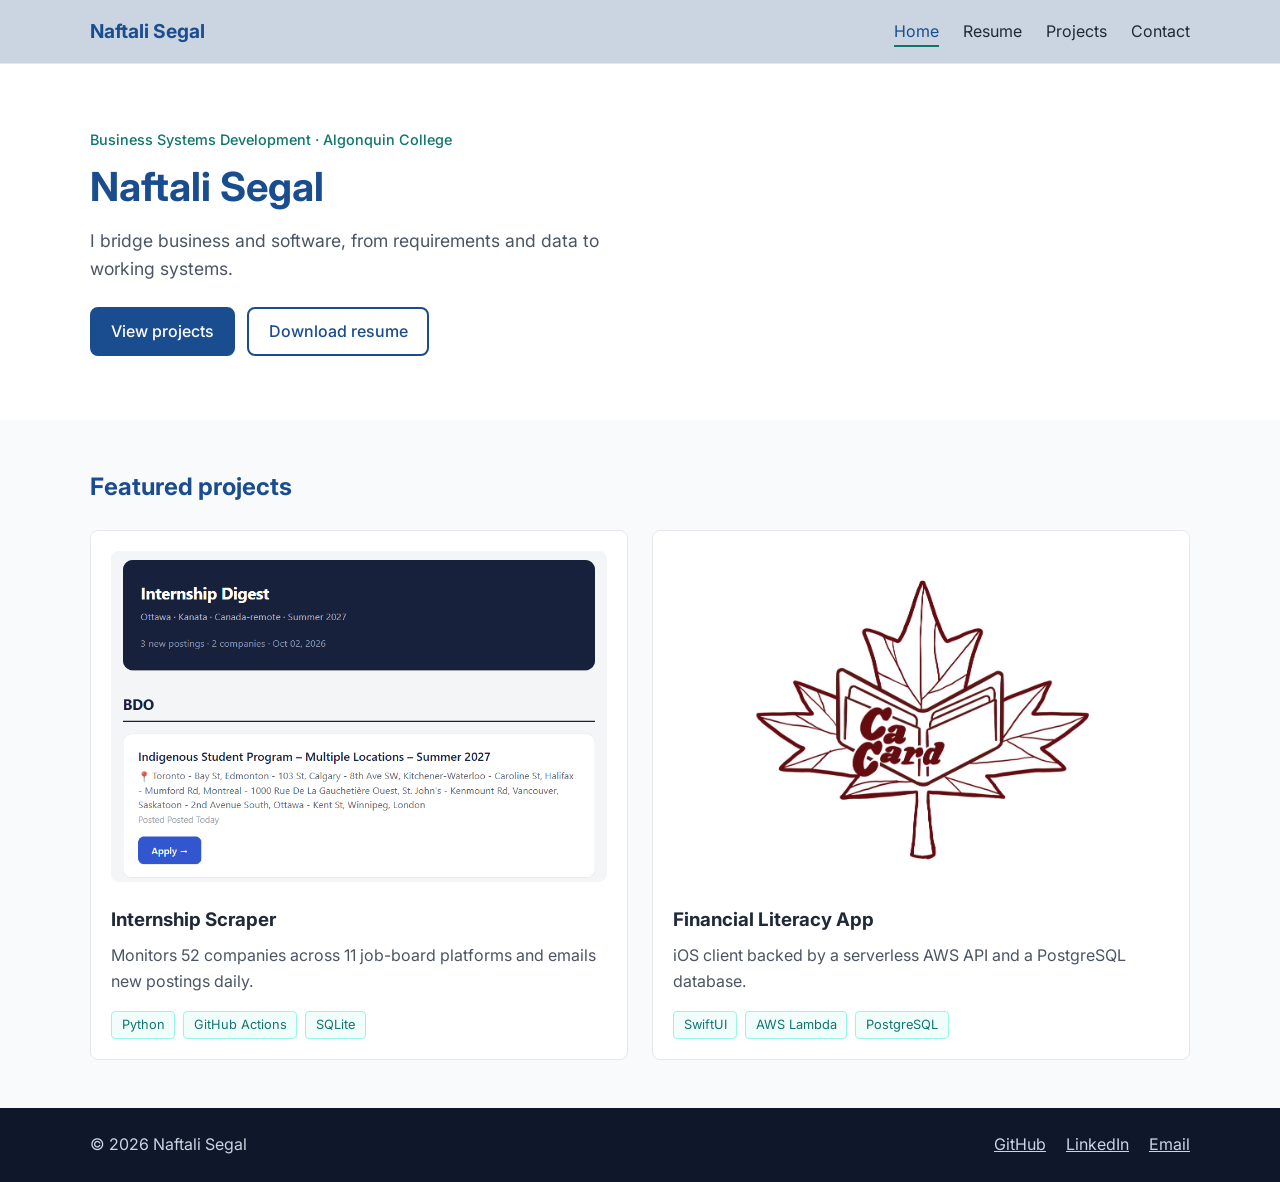
<file: index.html>
<!doctype html>
<html lang="en">
  <head>
    <meta charset="UTF-8" />
    <meta name="viewport" content="width=device-width, initial-scale=1.0" />
    <title>Naftali Segal | Portfolio</title>

    <!-- Font from Google Fonts -->
    <link rel="preconnect" href="https://fonts.googleapis.com" />
    <link rel="preconnect" href="https://fonts.gstatic.com" crossorigin />
    <link
      href="https://fonts.googleapis.com/css2?family=Inter:wght@400;500;700&display=swap"
      rel="stylesheet"
    />
    <link rel="stylesheet" href="styles.css" />
  </head>
  <body>
    <!-- === Header + Nav === -->
    <header class="site-header">
      <a href="index.html" class="logo">Naftali Segal</a>
      <nav>
        <ul class="nav-list">
          <li><a href="index.html" class="active">Home</a></li>
          <li><a href="resume.html">Resume</a></li>
          <li><a href="projects.html">Projects</a></li>
          <li><a href="mailto:naftalisegals@gmail.com">Contact</a></li>
        </ul>
      </nav>
    </header>
    <main>
      <!-- === Hero === -->
      <section class="hero">
        <p class="eyebrow">
          Business Systems Development &middot; Algonquin College
        </p>
        <h1>Naftali Segal</h1>
        <p class="tagline">
          I bridge business and software, from requirements and data to working
          systems.
        </p>
        <div class="hero-buttons">
          <a href="projects.html" class="btn btn-primary">View projects</a>
          <a href="Naftali_Segal_Resume_Web.pdf" class="btn btn-secondary" download>Download resume</a>
        </div>
      </section>

      <!-- === Featured projects === -->
      <section class="projects">
        <h2>Featured projects</h2>
        <div class="card-grid">
          <article class="card">
            <img
              src="images/scraper.png"
              alt="Internship scraper email output"
              class="card-img"
            />
            <h3>Internship Scraper</h3>
            <p>
              Monitors 52 companies across 11 job-board platforms and emails new
              postings daily.
            </p>
            <ul class="tags">
              <li>Python</li>
              <li>GitHub Actions</li>
              <li>SQLite</li>
            </ul>
          </article>

          <article class="card">
            <img
              src="images/cacard-logo.png"
              alt="CaCard app logo"
              class="card-img"
            />
            <h3>Financial Literacy App</h3>
            <p>
              iOS client backed by a serverless AWS API and a PostgreSQL
              database.
            </p>
            <ul class="tags">
              <li>SwiftUI</li>
              <li>AWS Lambda</li>
              <li>PostgreSQL</li>
            </ul>
          </article>
        </div>
      </section>
    </main>

    <!-- === Footer === -->
    <footer class="site-footer">
      <p>&copy; 2026 Naftali Segal</p>
      <ul class="footer-links">
        <li>
          <a href="https://github.com/Naftali-S" target="_blank">GitHub</a>
        </li>
        <li>
          <a href="https://linkedin.com/in/naftali-segal" target="_blank"
            >LinkedIn</a
          >
        </li>
        <li><a href="mailto:naftalisegals@gmail.com">Email</a></li>
      </ul>
    </footer>
  </body>
</html>
</file>
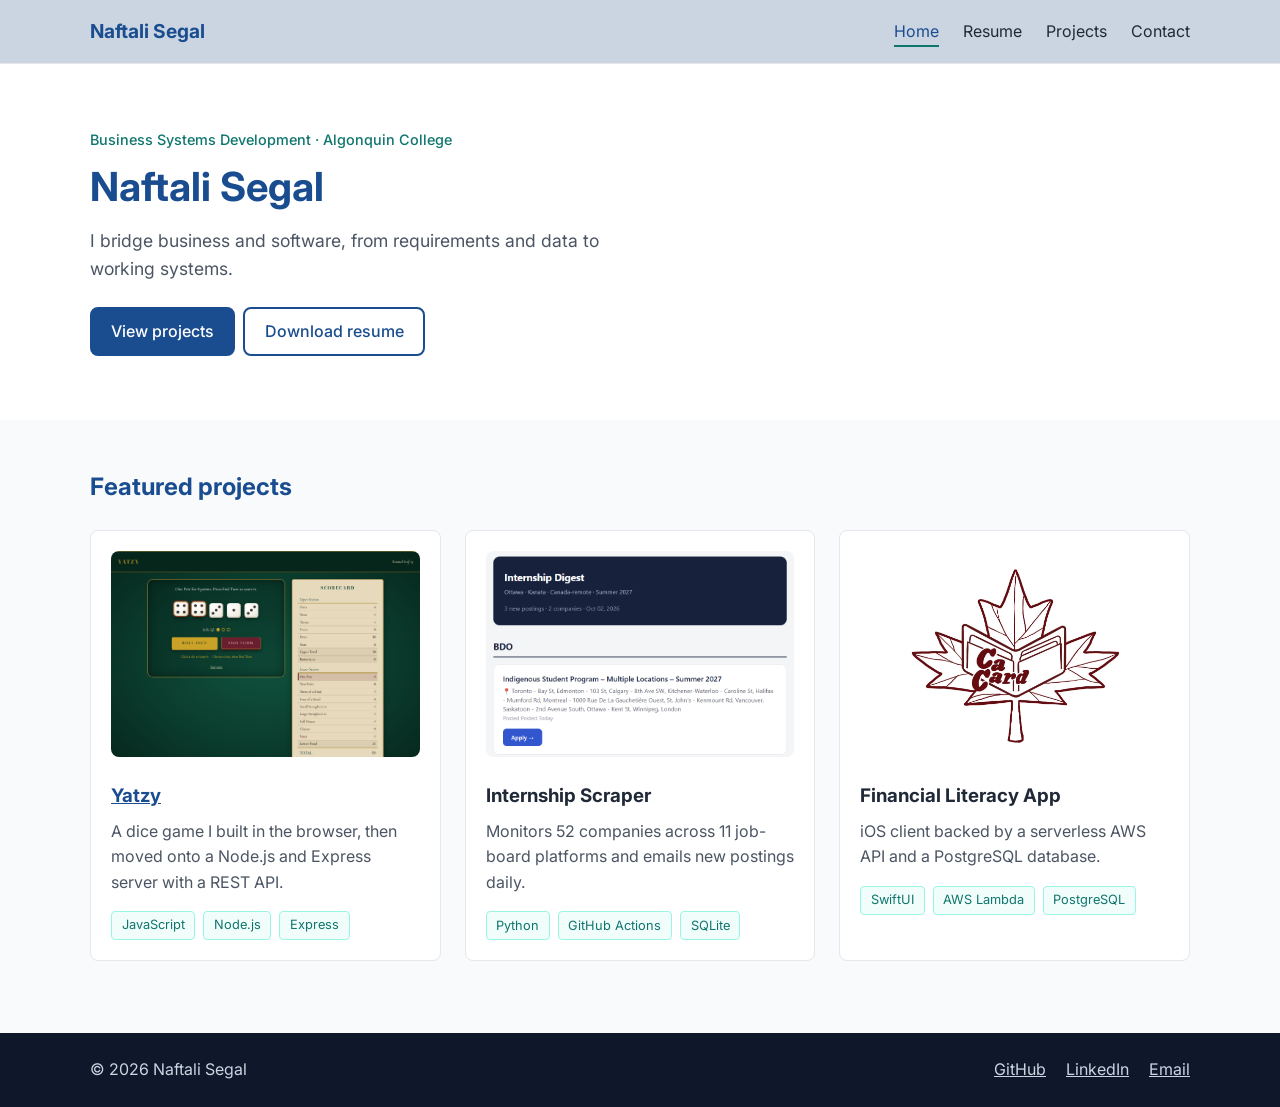
<file: PD2/index.html>
<!doctype html>
<html lang="en">
  <head>
    <meta charset="UTF-8" />
    <meta name="viewport" content="width=device-width, initial-scale=1.0" />
    <title>Naftali Segal | Portfolio</title>

    <!-- Font from Google Fonts -->
    <link rel="preconnect" href="https://fonts.googleapis.com" />
    <link rel="preconnect" href="https://fonts.gstatic.com" crossorigin />
    <link
      href="https://fonts.googleapis.com/css2?family=Inter:wght@400;500;700&display=swap"
      rel="stylesheet"
    />
    <link rel="stylesheet" href="styles.css" />
  </head>
  <body>
    <!-- Skip link: first thing keyboard users reach; jumps past the nav to the content -->
    <a href="#main" class="skip-link">Skip to main content</a>
    <!-- === Header + Nav === -->
    <header class="site-header">
      <a href="index.html" class="logo">Naftali Segal</a>
      <nav>
        <ul class="nav-list">
          <li><a href="index.html" class="active">Home</a></li>
          <li><a href="resume.html">Resume</a></li>
          <li><a href="projects.html">Projects</a></li>
          <li><a href="mailto:naftalisegals@gmail.com">Contact</a></li>
        </ul>
      </nav>
    </header>
    <main id="main">
      <!-- === Hero === -->
      <section class="hero">
        <p class="eyebrow">
          Business Systems Development &middot; Algonquin College
        </p>
        <h1>Naftali Segal</h1>
        <p class="tagline">
          I bridge business and software, from requirements and data to working
          systems.
        </p>
        <div class="hero-buttons">
          <a href="projects.html" class="btn btn-primary">View projects</a>
          <a
            href="Naftali_Segal_Resume_Web.pdf"
            class="btn btn-secondary"
            download
            >Download resume</a
          >
        </div>
      </section>

      <!-- === Featured projects === -->
      <section class="projects">
        <h2>Featured projects</h2>
        <div class="card-grid">
          <article class="card">
            <img
              src="images/yatzy-board.png"
              alt="Yatzy game board with dice on a green felt table and a parchment scorecard"
              class="card-img"
            />
            <!-- Title links to the full write-up; the other cards have no page yet -->
            <h3><a href="yatzy.html">Yatzy</a></h3>
            <p>
              A dice game I built in the browser, then moved onto a Node.js and
              Express server with a REST API.
            </p>
            <ul class="tags">
              <li>JavaScript</li>
              <li>Node.js</li>
              <li>Express</li>
            </ul>
          </article>
          <article class="card">
            <img
              src="images/scraper.png"
              alt="Internship scraper email output"
              class="card-img"
            />
            <h3>Internship Scraper</h3>
            <p>
              Monitors 52 companies across 11 job-board platforms and emails new
              postings daily.
            </p>
            <ul class="tags">
              <li>Python</li>
              <li>GitHub Actions</li>
              <li>SQLite</li>
            </ul>
          </article>

          <article class="card">
            <img
              src="images/cacard-logo.png"
              alt="CaCard app logo"
              class="card-img"
            />
            <h3>Financial Literacy App</h3>
            <p>
              iOS client backed by a serverless AWS API and a PostgreSQL
              database.
            </p>
            <ul class="tags">
              <li>SwiftUI</li>
              <li>AWS Lambda</li>
              <li>PostgreSQL</li>
            </ul>
          </article>
        </div>
      </section>
    </main>

    <!-- === Footer === -->
    <footer class="site-footer">
      <p>&copy; 2026 Naftali Segal</p>
      <ul class="footer-links">
        <li>
          <a href="https://github.com/Naftali-S" target="_blank">GitHub</a>
        </li>
        <li>
          <a href="https://linkedin.com/in/naftali-segal" target="_blank"
            >LinkedIn</a
          >
        </li>
        <li><a href="mailto:naftalisegals@gmail.com">Email</a></li>
      </ul>
    </footer>
  </body>
</html>
</file>
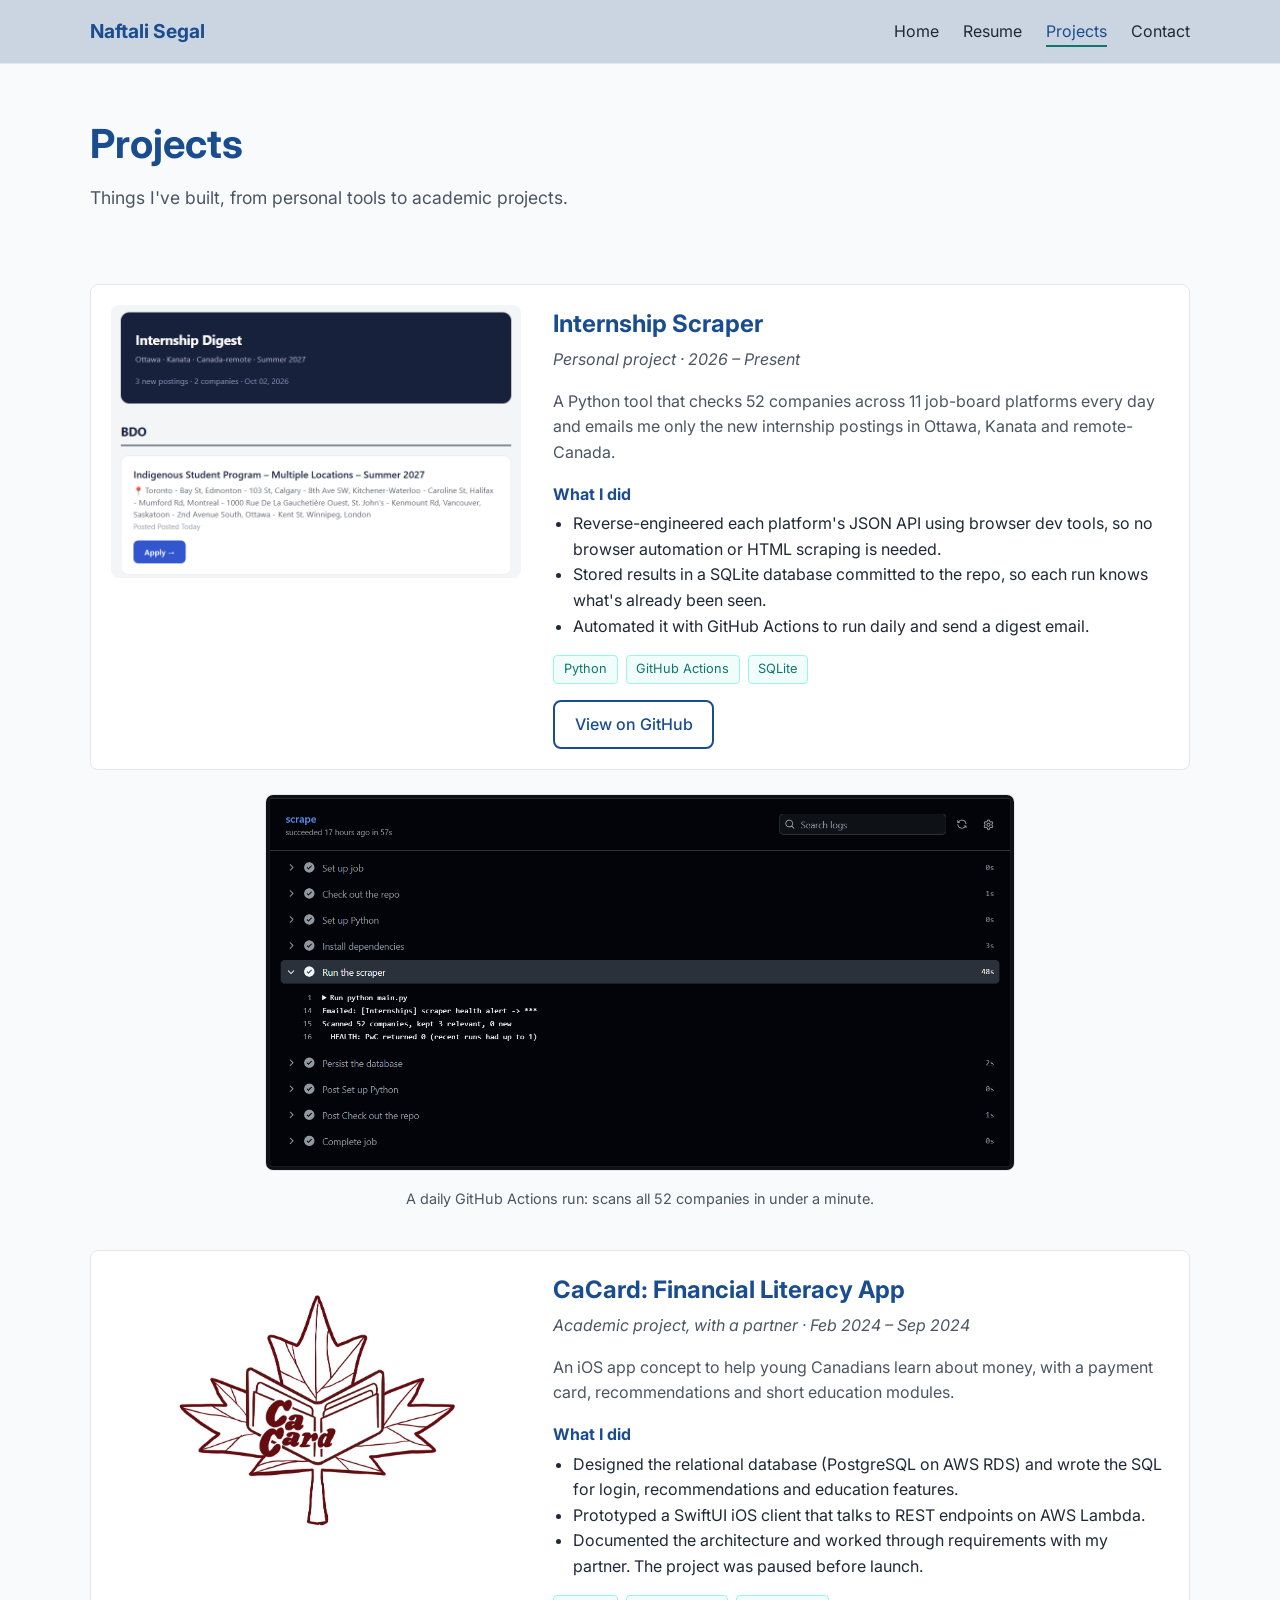
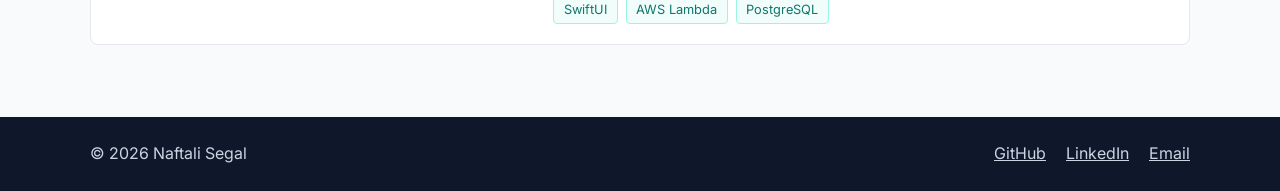
<file: projects.html>
<!doctype html>
<html lang="en">
  <head>
    <meta charset="UTF-8" />
    <meta name="viewport" content="width=device-width, initial-scale=1.0" />
    <title>Naftali Segal | Projects</title>

    <link rel="preconnect" href="https://fonts.googleapis.com" />
    <link rel="preconnect" href="https://fonts.gstatic.com" crossorigin />
    <link
      href="https://fonts.googleapis.com/css2?family=Inter:wght@400;500;700&display=swap"
      rel="stylesheet"
    />
    <link rel="stylesheet" href="styles.css" />
  </head>
  <body>
    <!-- === Header + Nav === -->
    <header class="site-header">
      <a href="index.html" class="logo">Naftali Segal</a>
      <nav>
        <ul class="nav-list">
          <li><a href="index.html">Home</a></li>
          <li><a href="resume.html">Resume</a></li>
          <li><a href="projects.html" class="active">Projects</a></li>
          <li><a href="mailto:naftalisegals@gmail.com">Contact</a></li>
        </ul>
      </nav>
    </header>

    <main>
      <!-- === Page intro === -->
      <section class="page-intro">
        <h1>Projects</h1>
        <p class="tagline">
          Things I've built, from personal tools to academic projects.
        </p>
      </section>

      <!-- === Projects list === -->
      <section class="projects">
        <article class="card project-detail">
          <img
            src="images/scraper.png"
            alt="Internship Digest email listing new postings"
            class="card-img"
          />
          <div class="project-info">
            <h2>Internship Scraper</h2>
            <p class="meta">Personal project &middot; 2026 &ndash; Present</p>
            <p>
              A Python tool that checks 52 companies across 11 job-board
              platforms every day and emails me only the new internship
              postings in Ottawa, Kanata and remote-Canada.
            </p>
            <h3>What I did</h3>
            <ul>
              <li>
                Reverse-engineered each platform's JSON API using browser dev
                tools, so no browser automation or HTML scraping is needed.
              </li>
              <li>
                Stored results in a SQLite database committed to the repo, so
                each run knows what's already been seen.
              </li>
              <li>
                Automated it with GitHub Actions to run daily and send a digest
                email.
              </li>
            </ul>
            <ul class="tags">
              <li>Python</li>
              <li>GitHub Actions</li>
              <li>SQLite</li>
            </ul>
            <a
              href="https://github.com/Naftali-S/internship-scraper"
              target="_blank"
              class="btn btn-secondary"
              >View on GitHub</a
            >
          </div>
        </article>
        <figure class="project-figure">
          <img
            src="images/scraper-actions.png"
            alt="GitHub Actions run of the scraper completing in 57 seconds"
          />
          <figcaption>
            A daily GitHub Actions run: scans all 52 companies in under a
            minute.
          </figcaption>
        </figure>

        <article class="card project-detail">
          <img
            src="images/cacard-logo.png"
            alt="CaCard app logo"
            class="card-img"
          />
          <div class="project-info">
            <h2>CaCard: Financial Literacy App</h2>
            <p class="meta">
              Academic project, with a partner &middot; Feb 2024 &ndash; Sep 2024
            </p>
            <p>
              An iOS app concept to help young Canadians learn about money, with
              a payment card, recommendations and short education modules.
            </p>
            <h3>What I did</h3>
            <ul>
              <li>
                Designed the relational database (PostgreSQL on AWS RDS) and
                wrote the SQL for login, recommendations and education features.
              </li>
              <li>
                Prototyped a SwiftUI iOS client that talks to REST endpoints on
                AWS Lambda.
              </li>
              <li>
                Documented the architecture and worked through requirements with
                my partner. The project was paused before launch.
              </li>
            </ul>
            <ul class="tags">
              <li>SwiftUI</li>
              <li>AWS Lambda</li>
              <li>PostgreSQL</li>
            </ul>
          </div>
        </article>
      </section>

    </main>

    <!-- === Footer === -->
    <footer class="site-footer">  
      <p>&copy; 2026 Naftali Segal</p>
      <ul class="footer-links">
        <li>
          <a href="https://github.com/Naftali-S" target="_blank">GitHub</a>
        </li>
        <li>
          <a href="https://linkedin.com/in/naftali-segal" target="_blank"
            >LinkedIn</a
          >
        </li>
        <li><a href="mailto:naftalisegals@gmail.com">Email</a></li>
      </ul>
    </footer>
  </body>
</html>
</file>
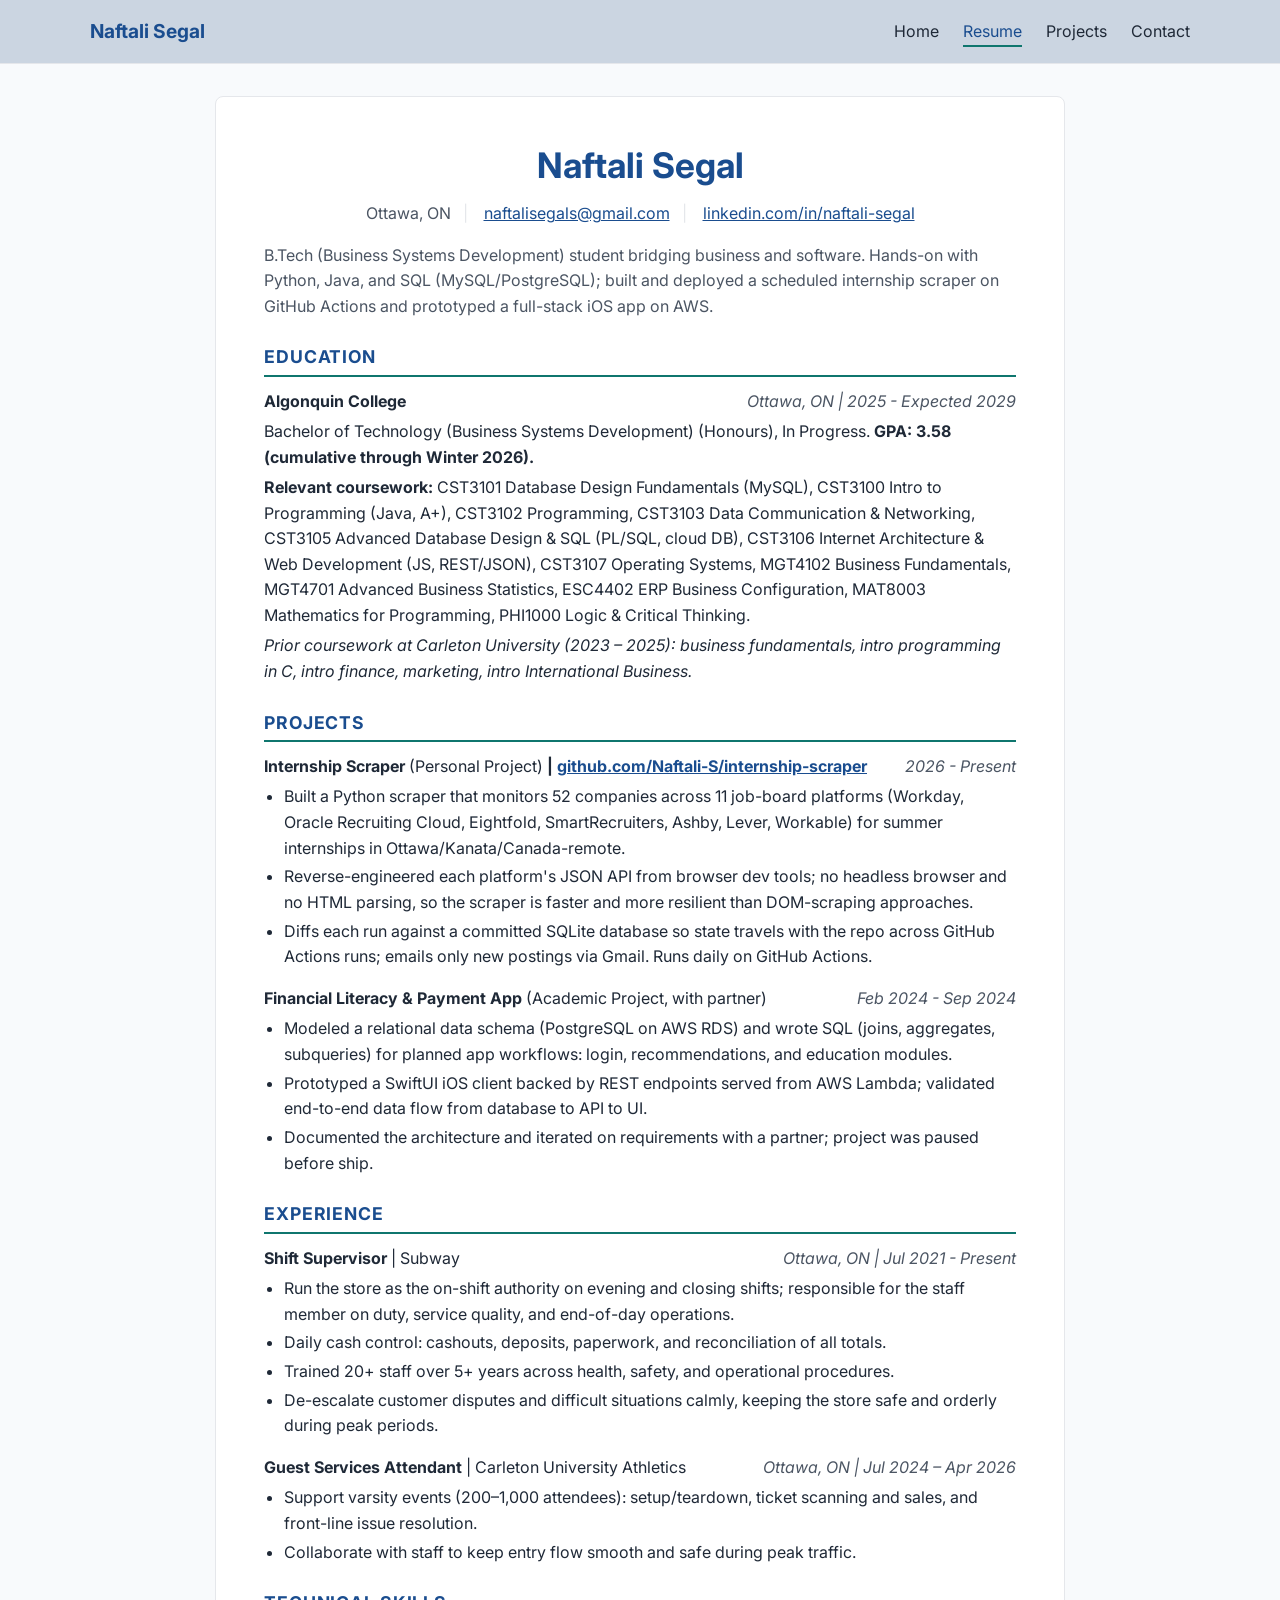
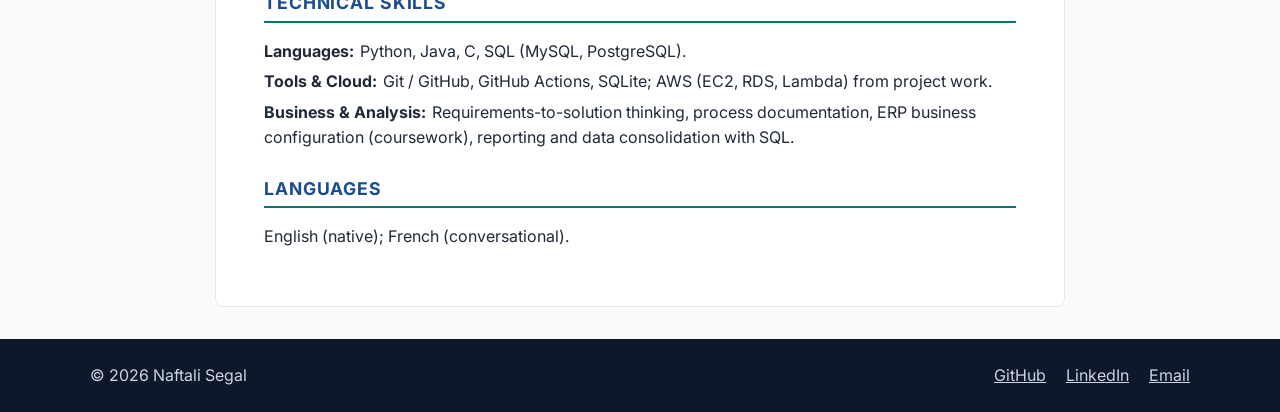
<file: resume.html>
<!doctype html>
<html lang="en">
  <head>
    <meta charset="UTF-8" />
    <meta name="viewport" content="width=device-width, initial-scale=1.0" />
    <meta
      name="description"
      content="Resume of Naftali Segal, B.Tech Business Systems Development student"
    />
    <title>Naftali Segal | Resume</title>
    <link rel="preconnect" href="https://fonts.googleapis.com" />
    <link rel="preconnect" href="https://fonts.gstatic.com" crossorigin />
    <link
      href="https://fonts.googleapis.com/css2?family=Inter:wght@400;500;700&display=swap"
      rel="stylesheet"
    />
    <link rel="stylesheet" href="styles.css" />
  </head>
  <body>
    <header class="site-header">
      <a href="index.html" class="logo">Naftali Segal</a>
      <nav>
        <ul class="nav-list">
          <li><a href="index.html">Home</a></li>
          <li><a href="resume.html" class="active">Resume</a></li>
          <li><a href="projects.html">Projects</a></li>
          <li><a href="mailto:naftalisegals@gmail.com">Contact</a></li>
        </ul>
      </nav>
    </header>
    <main class="resume">
      <!-- ====Header==== -->
      <header>
        <h1>Naftali Segal</h1>
        <ul class="contact">
          <li>Ottawa, ON</li>
          <li>
            <a href="mailto:naftalisegals@gmail.com">naftalisegals@gmail.com</a>
          </li>
          <li>
            <a href="https://linkedin.com/in/naftali-segal" target="_blank"
              >linkedin.com/in/naftali-segal</a
            >
          </li>
        </ul>
        <p class="summary">
          B.Tech (Business Systems Development) student bridging business and
          software. Hands-on with Python, Java, and SQL (MySQL/PostgreSQL);
          built and deployed a scheduled internship scraper on GitHub Actions
          and prototyped a full-stack iOS app on AWS.
        </p>
      </header>
      <!-- ===Education=== -->
      <section id="education">
        <h2>Education</h2>

        <article class="entry">
          <div class="entry-header">
            <h3>Algonquin College</h3>
            <span class="meta">Ottawa, ON | 2025 - Expected 2029</span>
          </div>
          <p>
            Bachelor of Technology (Business Systems Development) (Honours), In
            Progress.
            <strong>GPA: 3.58 (cumulative through Winter 2026).</strong>
          </p>
          <p>
            <strong> Relevant coursework:</strong> CST3101 Database Design
            Fundamentals (MySQL), CST3100 Intro to Programming (Java, A+),
            CST3102 Programming, CST3103 Data Communication &amp; Networking,
            CST3105 Advanced Database Design &amp; SQL (PL/SQL, cloud DB),
            CST3106 Internet Architecture &amp; Web Development (JS, REST/JSON),
            CST3107 Operating Systems, MGT4102 Business Fundamentals, MGT4701
            Advanced Business Statistics, ESC4402 ERP Business Configuration,
            MAT8003 Mathematics for Programming, PHI1000 Logic &amp; Critical
            Thinking.
          </p>
          <p class="note">
            <em
              >Prior coursework at Carleton University (2023 – 2025): business
              fundamentals, intro programming in C, intro finance, marketing,
              intro International Business.</em
            >
          </p>
        </article>
      </section>
      <!-- ===Projects=== -->
      <section id="projects">
        <h2>Projects</h2>

        <article class="entry">
          <div class="entry-header">
            <h3>
              Internship Scraper <span class="role">(Personal Project)</span> |
              <a
                href="https://github.com/Naftali-S/internship-scraper"
                target="_blank"
                >github.com/Naftali-S/internship-scraper</a
              >
            </h3>
            <span class="meta">2026 - Present</span>
          </div>
          <ul>
            <li>
              Built a Python scraper that monitors 52 companies across 11
              job-board platforms (Workday, Oracle Recruiting Cloud, Eightfold,
              SmartRecruiters, Ashby, Lever, Workable) for summer internships in
              Ottawa/Kanata/Canada-remote.
            </li>
            <li>
              Reverse-engineered each platform's JSON API from browser dev
              tools; no headless browser and no HTML parsing, so the scraper is
              faster and more resilient than DOM-scraping approaches.
            </li>
            <li>
              Diffs each run against a committed SQLite database so state
              travels with the repo across GitHub Actions runs; emails only new
              postings via Gmail. Runs daily on GitHub Actions.
            </li>
          </ul>
        </article>
        <article class="entry">
          <div class="entry-header">
            <h3>
              Financial Literacy &amp; Payment App
              <span class="role">(Academic Project, with partner)</span>
            </h3>
            <span class="meta">Feb 2024 - Sep 2024</span>
          </div>
          <ul>
            <li>
              Modeled a relational data schema (PostgreSQL on AWS RDS) and wrote
              SQL (joins, aggregates, subqueries) for planned app workflows:
              login, recommendations, and education modules.
            </li>
            <li>
              Prototyped a SwiftUI iOS client backed by REST endpoints served
              from AWS Lambda; validated end-to-end data flow from database to
              API to UI.
            </li>
            <li>
              Documented the architecture and iterated on requirements with a
              partner; project was paused before ship.
            </li>
          </ul>
        </article>
      </section>
      <section id="experience">
        <h2>Experience</h2>
        <article class="entry">
          <div class="entry-header">
            <h3>Shift Supervisor <span class="role">| Subway</span></h3>
            <span class="meta">Ottawa, ON | Jul 2021 - Present</span>
          </div>
          <ul>
            <li>
              Run the store as the on-shift authority on evening and closing
              shifts; responsible for the staff member on duty, service quality,
              and end-of-day operations.
            </li>
            <li>
              Daily cash control: cashouts, deposits, paperwork, and
              reconciliation of all totals.
            </li>
            <li>
              Trained 20+ staff over 5+ years across health, safety, and
              operational procedures.
            </li>
            <li>
              De-escalate customer disputes and difficult situations calmly,
              keeping the store safe and orderly during peak periods.
            </li>
          </ul>
        </article>
        <article class="entry">
          <div class="entry-header">
            <h3>
              Guest Services Attendant
              <span class="role">| Carleton University Athletics</span>
            </h3>
            <span class="meta">Ottawa, ON | Jul 2024 – Apr 2026</span>
          </div>
          <ul>
            <li>
              Support varsity events (200–1,000 attendees): setup/teardown,
              ticket scanning and sales, and front-line issue resolution.
            </li>
            <li>
              Collaborate with staff to keep entry flow smooth and safe during
              peak traffic.
            </li>
          </ul>
        </article>
      </section>
      <!-- ===Skills=== -->
      <section id="skills">
        <h2>Technical Skills</h2>
        <dl class="skills">
          <dt>Languages</dt>
          <dd>Python, Java, C, SQL (MySQL, PostgreSQL).</dd>

          <dt>Tools &amp; Cloud</dt>
          <dd>
            Git / GitHub, GitHub Actions, SQLite; AWS (EC2, RDS, Lambda) from
            project work.
          </dd>

          <dt>Business &amp; Analysis</dt>
          <dd>
            Requirements-to-solution thinking, process documentation, ERP
            business configuration (coursework), reporting and data
            consolidation with SQL.
          </dd>
        </dl>
      </section>
      <!-- ===Languages=== -->
      <section id="languages">
        <h2>Languages</h2>
        <p>English (native); French (conversational).</p>
      </section>
    </main>
    <footer class="site-footer">
      <p>&copy; 2026 Naftali Segal</p>
      <ul class="footer-links">
        <li><a href="https://github.com/Naftali-S" target="_blank">GitHub</a></li>
        <li><a href="https://linkedin.com/in/naftali-segal" target="_blank">LinkedIn</a></li>
        <li><a href="mailto:naftalisegals@gmail.com">Email</a></li>
      </ul>
    </footer>
  </body>
</html>
</file>
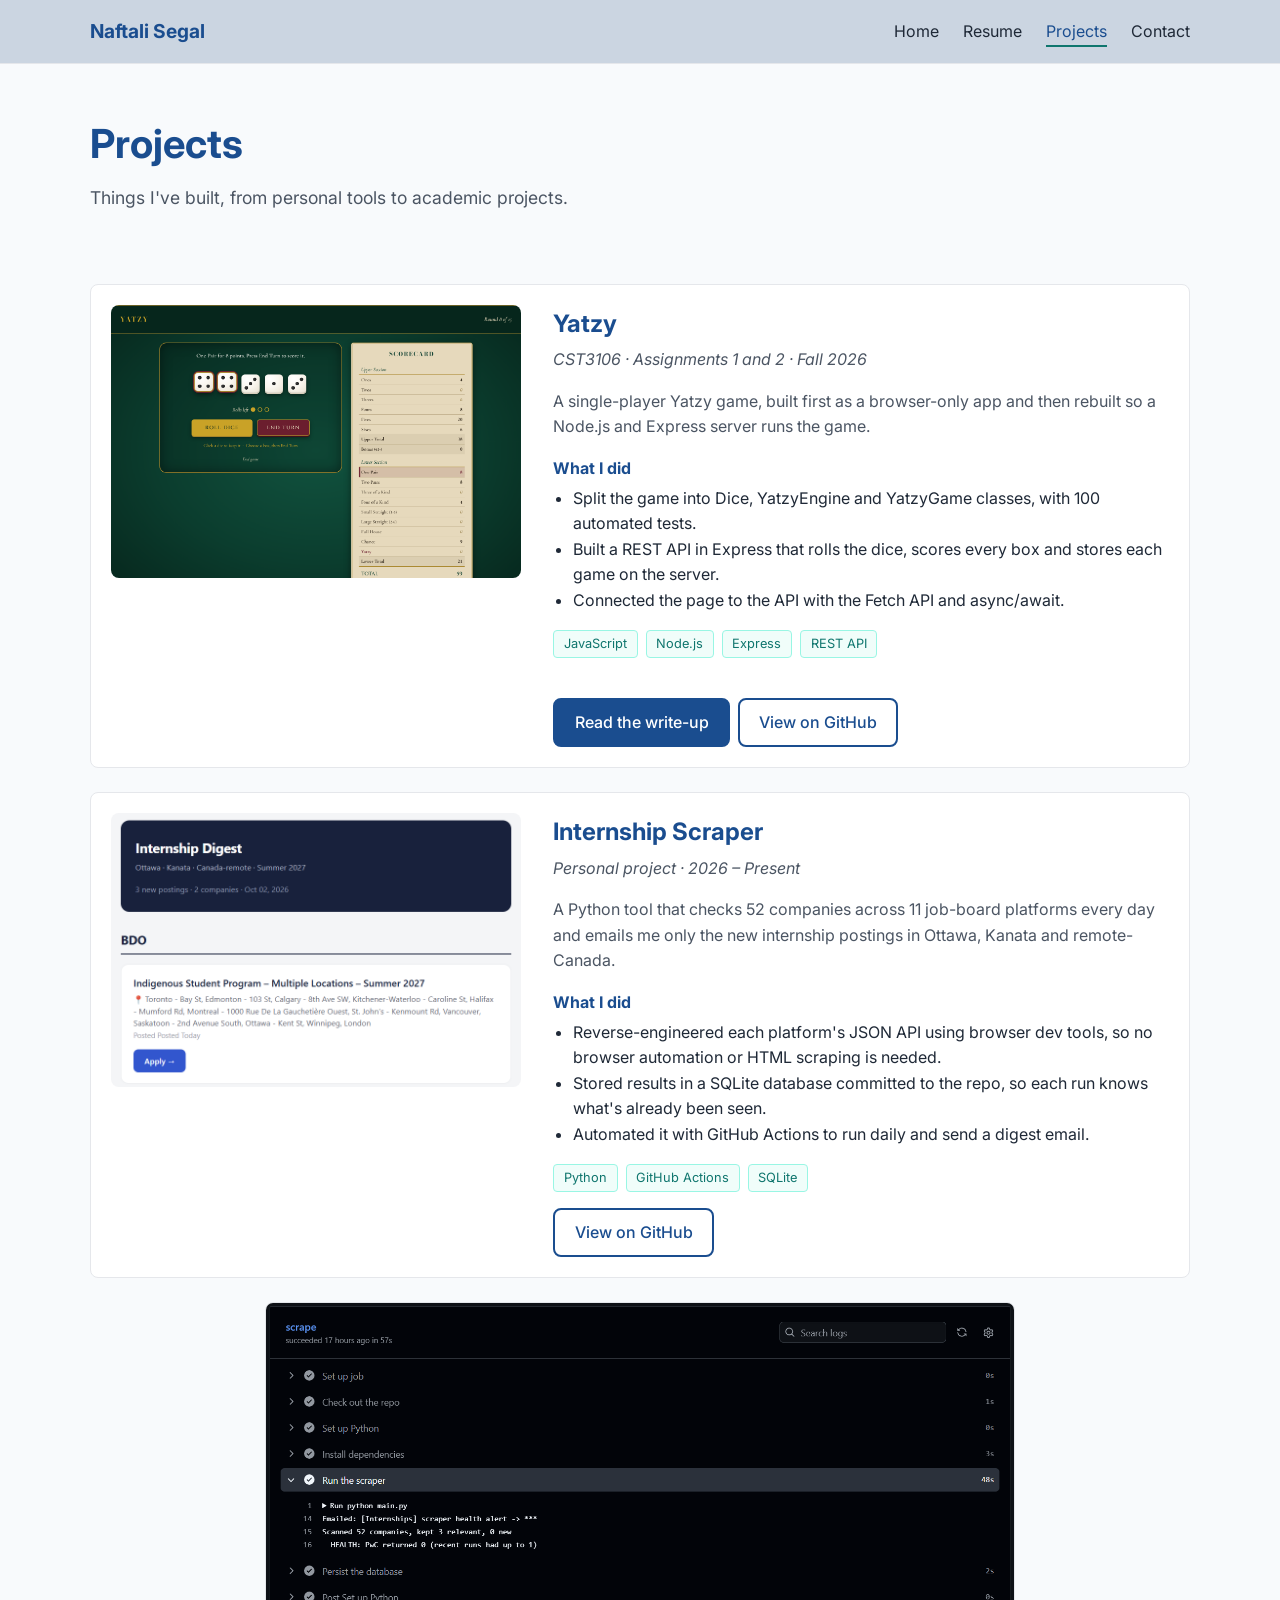
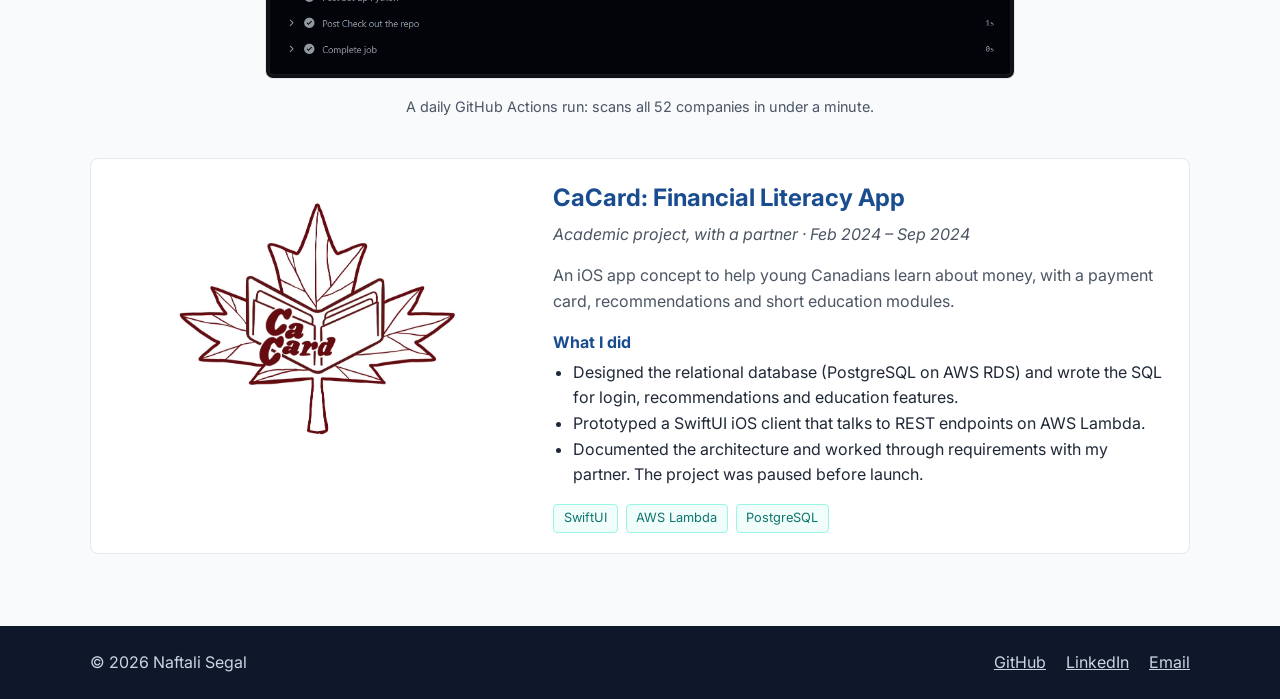
<file: PD2/projects.html>
<!doctype html>
<html lang="en">
  <head>
    <meta charset="UTF-8" />
    <meta name="viewport" content="width=device-width, initial-scale=1.0" />
    <title>Naftali Segal | Projects</title>

    <link rel="preconnect" href="https://fonts.googleapis.com" />
    <link rel="preconnect" href="https://fonts.gstatic.com" crossorigin />
    <link
      href="https://fonts.googleapis.com/css2?family=Inter:wght@400;500;700&display=swap"
      rel="stylesheet"
    />
    <link rel="stylesheet" href="styles.css" />
  </head>
  <body>
    <!-- Skip link: first thing keyboard users reach; jumps past the nav to the content -->
    <a href="#main" class="skip-link">Skip to main content</a>
    <!-- === Header + Nav === -->
    <header class="site-header">
      <a href="index.html" class="logo">Naftali Segal</a>
      <nav>
        <ul class="nav-list">
          <li><a href="index.html">Home</a></li>
          <li><a href="resume.html">Resume</a></li>
          <li><a href="projects.html" class="active">Projects</a></li>
          <li><a href="mailto:naftalisegals@gmail.com">Contact</a></li>
        </ul>
      </nav>
    </header>

    <main id="main">
      <!-- === Page intro === -->
      <section class="page-intro">
        <h1>Projects</h1>
        <p class="tagline">
          Things I've built, from personal tools to academic projects.
        </p>
      </section>

      <!-- === Projects list === -->
      <div class="projects">
        <article class="card project-detail">
          <img
            src="images/yatzy-board.png"
            alt="Yatzy game board with dice on a green felt table and a parchment scorecard"
            class="card-img"
          />
          <div class="project-info">
            <h2>Yatzy</h2>
            <p class="meta">
              CST3106 &middot; Assignments 1 and 2 &middot; Fall 2026
            </p>
            <p>
              A single-player Yatzy game, built first as a browser-only app and
              then rebuilt so a Node.js and Express server runs the game.
            </p>
            <h3>What I did</h3>
            <ul>
              <li>
                Split the game into Dice, YatzyEngine and YatzyGame classes,
                with 100 automated tests.
              </li>
              <li>
                Built a REST API in Express that rolls the dice, scores every
                box and stores each game on the server.
              </li>
              <li>
                Connected the page to the API with the Fetch API and
                async/await.
              </li>
            </ul>
            <ul class="tags">
              <li>JavaScript</li>
              <li>Node.js</li>
              <li>Express</li>
              <li>REST API</li>
            </ul>
            <!-- Two buttons, so they go in the button group (spaced and wraps on phones) -->
            <div class="hero-buttons">
              <a href="yatzy.html" class="btn btn-primary">Read the write-up</a>
              <a
                href="https://github.com/Naftali-S/yatzy"
                target="_blank"
                class="btn btn-secondary"
                >View on GitHub</a
              >
            </div>
          </div>
        </article>
        <article class="card project-detail">
          <img
            src="images/scraper.png"
            alt="Internship Digest email listing new postings"
            class="card-img"
          />
          <div class="project-info">
            <h2>Internship Scraper</h2>
            <p class="meta">Personal project &middot; 2026 &ndash; Present</p>
            <p>
              A Python tool that checks 52 companies across 11 job-board
              platforms every day and emails me only the new internship postings
              in Ottawa, Kanata and remote-Canada.
            </p>
            <h3>What I did</h3>
            <ul>
              <li>
                Reverse-engineered each platform's JSON API using browser dev
                tools, so no browser automation or HTML scraping is needed.
              </li>
              <li>
                Stored results in a SQLite database committed to the repo, so
                each run knows what's already been seen.
              </li>
              <li>
                Automated it with GitHub Actions to run daily and send a digest
                email.
              </li>
            </ul>
            <ul class="tags">
              <li>Python</li>
              <li>GitHub Actions</li>
              <li>SQLite</li>
            </ul>
            <a
              href="https://github.com/Naftali-S/internship-scraper"
              target="_blank"
              class="btn btn-secondary"
              >View on GitHub</a
            >
          </div>
        </article>
        <figure class="project-figure">
          <img
            src="images/scraper-actions.png"
            alt="GitHub Actions run of the scraper completing in 57 seconds"
          />
          <figcaption>
            A daily GitHub Actions run: scans all 52 companies in under a
            minute.
          </figcaption>
        </figure>

        <article class="card project-detail">
          <img
            src="images/cacard-logo.png"
            alt="CaCard app logo"
            class="card-img"
          />
          <div class="project-info">
            <h2>CaCard: Financial Literacy App</h2>
            <p class="meta">
              Academic project, with a partner &middot; Feb 2024 &ndash; Sep
              2024
            </p>
            <p>
              An iOS app concept to help young Canadians learn about money, with
              a payment card, recommendations and short education modules.
            </p>
            <h3>What I did</h3>
            <ul>
              <li>
                Designed the relational database (PostgreSQL on AWS RDS) and
                wrote the SQL for login, recommendations and education features.
              </li>
              <li>
                Prototyped a SwiftUI iOS client that talks to REST endpoints on
                AWS Lambda.
              </li>
              <li>
                Documented the architecture and worked through requirements with
                my partner. The project was paused before launch.
              </li>
            </ul>
            <ul class="tags">
              <li>SwiftUI</li>
              <li>AWS Lambda</li>
              <li>PostgreSQL</li>
            </ul>
          </div>
        </article>
      </div>
    </main>

    <!-- === Footer === -->
    <footer class="site-footer">
      <p>&copy; 2026 Naftali Segal</p>
      <ul class="footer-links">
        <li>
          <a href="https://github.com/Naftali-S" target="_blank">GitHub</a>
        </li>
        <li>
          <a href="https://linkedin.com/in/naftali-segal" target="_blank"
            >LinkedIn</a
          >
        </li>
        <li><a href="mailto:naftalisegals@gmail.com">Email</a></li>
      </ul>
    </footer>
  </body>
</html>
</file>
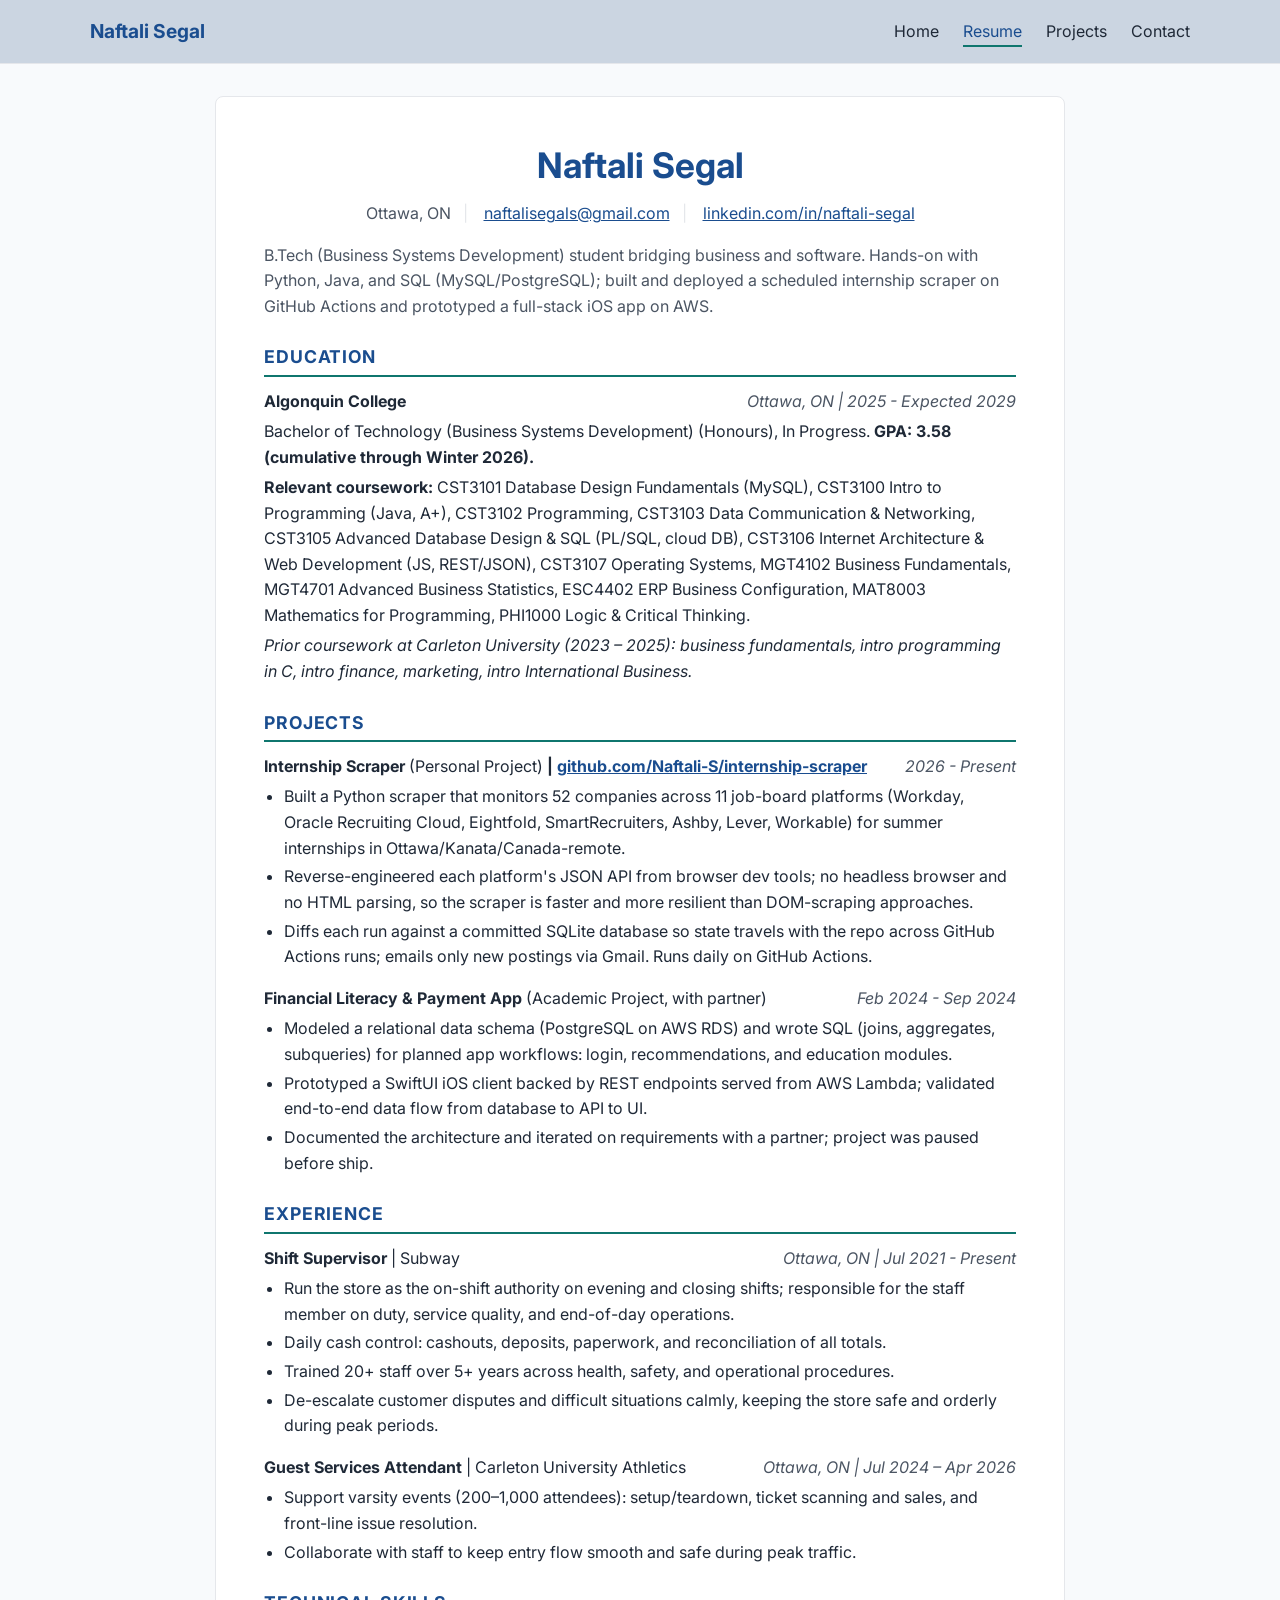
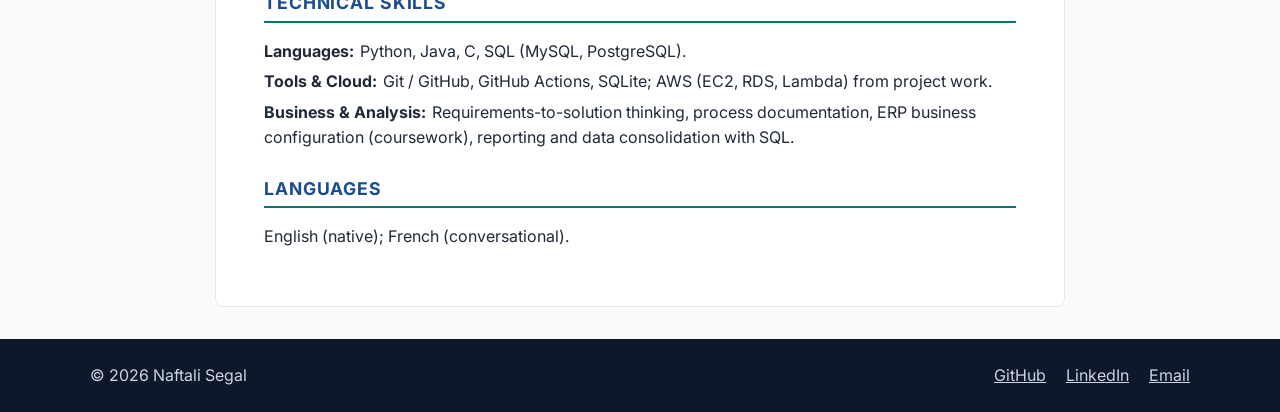
<file: PD2/resume.html>
<!doctype html>
<html lang="en">
  <head>
    <meta charset="UTF-8" />
    <meta name="viewport" content="width=device-width, initial-scale=1.0" />
    <meta
      name="description"
      content="Resume of Naftali Segal, B.Tech Business Systems Development student"
    />
    <title>Naftali Segal | Resume</title>
    <link rel="preconnect" href="https://fonts.googleapis.com" />
    <link rel="preconnect" href="https://fonts.gstatic.com" crossorigin />
    <link
      href="https://fonts.googleapis.com/css2?family=Inter:wght@400;500;700&display=swap"
      rel="stylesheet"
    />
    <link rel="stylesheet" href="styles.css" />
  </head>
  <body>
    <!-- Skip link: first thing keyboard users reach; jumps past the nav to the content -->
    <a href="#main" class="skip-link">Skip to main content</a>
    <header class="site-header">
      <a href="index.html" class="logo">Naftali Segal</a>
      <nav>
        <ul class="nav-list">
          <li><a href="index.html">Home</a></li>
          <li><a href="resume.html" class="active">Resume</a></li>
          <li><a href="projects.html">Projects</a></li>
          <li><a href="mailto:naftalisegals@gmail.com">Contact</a></li>
        </ul>
      </nav>
    </header>
    <main id="main" class="resume">
      <!-- ====Header==== -->
      <header>
        <h1>Naftali Segal</h1>
        <ul class="contact">
          <li>Ottawa, ON</li>
          <li>
            <a href="mailto:naftalisegals@gmail.com">naftalisegals@gmail.com</a>
          </li>
          <li>
            <a href="https://linkedin.com/in/naftali-segal" target="_blank"
              >linkedin.com/in/naftali-segal</a
            >
          </li>
        </ul>
        <p class="summary">
          B.Tech (Business Systems Development) student bridging business and
          software. Hands-on with Python, Java, and SQL (MySQL/PostgreSQL);
          built and deployed a scheduled internship scraper on GitHub Actions
          and prototyped a full-stack iOS app on AWS.
        </p>
      </header>
      <!-- ===Education=== -->
      <section id="education">
        <h2>Education</h2>

        <article class="entry">
          <div class="entry-header">
            <h3>Algonquin College</h3>
            <span class="meta">Ottawa, ON | 2025 - Expected 2029</span>
          </div>
          <p>
            Bachelor of Technology (Business Systems Development) (Honours), In
            Progress.
            <strong>GPA: 3.58 (cumulative through Winter 2026).</strong>
          </p>
          <p>
            <strong> Relevant coursework:</strong> CST3101 Database Design
            Fundamentals (MySQL), CST3100 Intro to Programming (Java, A+),
            CST3102 Programming, CST3103 Data Communication &amp; Networking,
            CST3105 Advanced Database Design &amp; SQL (PL/SQL, cloud DB),
            CST3106 Internet Architecture &amp; Web Development (JS, REST/JSON),
            CST3107 Operating Systems, MGT4102 Business Fundamentals, MGT4701
            Advanced Business Statistics, ESC4402 ERP Business Configuration,
            MAT8003 Mathematics for Programming, PHI1000 Logic &amp; Critical
            Thinking.
          </p>
          <p class="note">
            <em
              >Prior coursework at Carleton University (2023 – 2025): business
              fundamentals, intro programming in C, intro finance, marketing,
              intro International Business.</em
            >
          </p>
        </article>
      </section>
      <!-- ===Projects=== -->
      <section id="projects">
        <h2>Projects</h2>

        <article class="entry">
          <div class="entry-header">
            <h3>
              Internship Scraper <span class="role">(Personal Project)</span> |
              <a
                href="https://github.com/Naftali-S/internship-scraper"
                target="_blank"
                >github.com/Naftali-S/internship-scraper</a
              >
            </h3>
            <span class="meta">2026 - Present</span>
          </div>
          <ul>
            <li>
              Built a Python scraper that monitors 52 companies across 11
              job-board platforms (Workday, Oracle Recruiting Cloud, Eightfold,
              SmartRecruiters, Ashby, Lever, Workable) for summer internships in
              Ottawa/Kanata/Canada-remote.
            </li>
            <li>
              Reverse-engineered each platform's JSON API from browser dev
              tools; no headless browser and no HTML parsing, so the scraper is
              faster and more resilient than DOM-scraping approaches.
            </li>
            <li>
              Diffs each run against a committed SQLite database so state
              travels with the repo across GitHub Actions runs; emails only new
              postings via Gmail. Runs daily on GitHub Actions.
            </li>
          </ul>
        </article>
        <article class="entry">
          <div class="entry-header">
            <h3>
              Financial Literacy &amp; Payment App
              <span class="role">(Academic Project, with partner)</span>
            </h3>
            <span class="meta">Feb 2024 - Sep 2024</span>
          </div>
          <ul>
            <li>
              Modeled a relational data schema (PostgreSQL on AWS RDS) and wrote
              SQL (joins, aggregates, subqueries) for planned app workflows:
              login, recommendations, and education modules.
            </li>
            <li>
              Prototyped a SwiftUI iOS client backed by REST endpoints served
              from AWS Lambda; validated end-to-end data flow from database to
              API to UI.
            </li>
            <li>
              Documented the architecture and iterated on requirements with a
              partner; project was paused before ship.
            </li>
          </ul>
        </article>
      </section>
      <section id="experience">
        <h2>Experience</h2>
        <article class="entry">
          <div class="entry-header">
            <h3>Shift Supervisor <span class="role">| Subway</span></h3>
            <span class="meta">Ottawa, ON | Jul 2021 - Present</span>
          </div>
          <ul>
            <li>
              Run the store as the on-shift authority on evening and closing
              shifts; responsible for the staff member on duty, service quality,
              and end-of-day operations.
            </li>
            <li>
              Daily cash control: cashouts, deposits, paperwork, and
              reconciliation of all totals.
            </li>
            <li>
              Trained 20+ staff over 5+ years across health, safety, and
              operational procedures.
            </li>
            <li>
              De-escalate customer disputes and difficult situations calmly,
              keeping the store safe and orderly during peak periods.
            </li>
          </ul>
        </article>
        <article class="entry">
          <div class="entry-header">
            <h3>
              Guest Services Attendant
              <span class="role">| Carleton University Athletics</span>
            </h3>
            <span class="meta">Ottawa, ON | Jul 2024 – Apr 2026</span>
          </div>
          <ul>
            <li>
              Support varsity events (200–1,000 attendees): setup/teardown,
              ticket scanning and sales, and front-line issue resolution.
            </li>
            <li>
              Collaborate with staff to keep entry flow smooth and safe during
              peak traffic.
            </li>
          </ul>
        </article>
      </section>
      <!-- ===Skills=== -->
      <section id="skills">
        <h2>Technical Skills</h2>
        <dl class="skills">
          <dt>Languages</dt>
          <dd>Python, Java, C, SQL (MySQL, PostgreSQL).</dd>

          <dt>Tools &amp; Cloud</dt>
          <dd>
            Git / GitHub, GitHub Actions, SQLite; AWS (EC2, RDS, Lambda) from
            project work.
          </dd>

          <dt>Business &amp; Analysis</dt>
          <dd>
            Requirements-to-solution thinking, process documentation, ERP
            business configuration (coursework), reporting and data
            consolidation with SQL.
          </dd>
        </dl>
      </section>
      <!-- ===Languages=== -->
      <section id="languages">
        <h2>Languages</h2>
        <p>English (native); French (conversational).</p>
      </section>
    </main>
    <footer class="site-footer">
      <p>&copy; 2026 Naftali Segal</p>
      <ul class="footer-links">
        <li><a href="https://github.com/Naftali-S" target="_blank">GitHub</a></li>
        <li><a href="https://linkedin.com/in/naftali-segal" target="_blank">LinkedIn</a></li>
        <li><a href="mailto:naftalisegals@gmail.com">Email</a></li>
      </ul>
    </footer>
  </body>
</html>
</file>
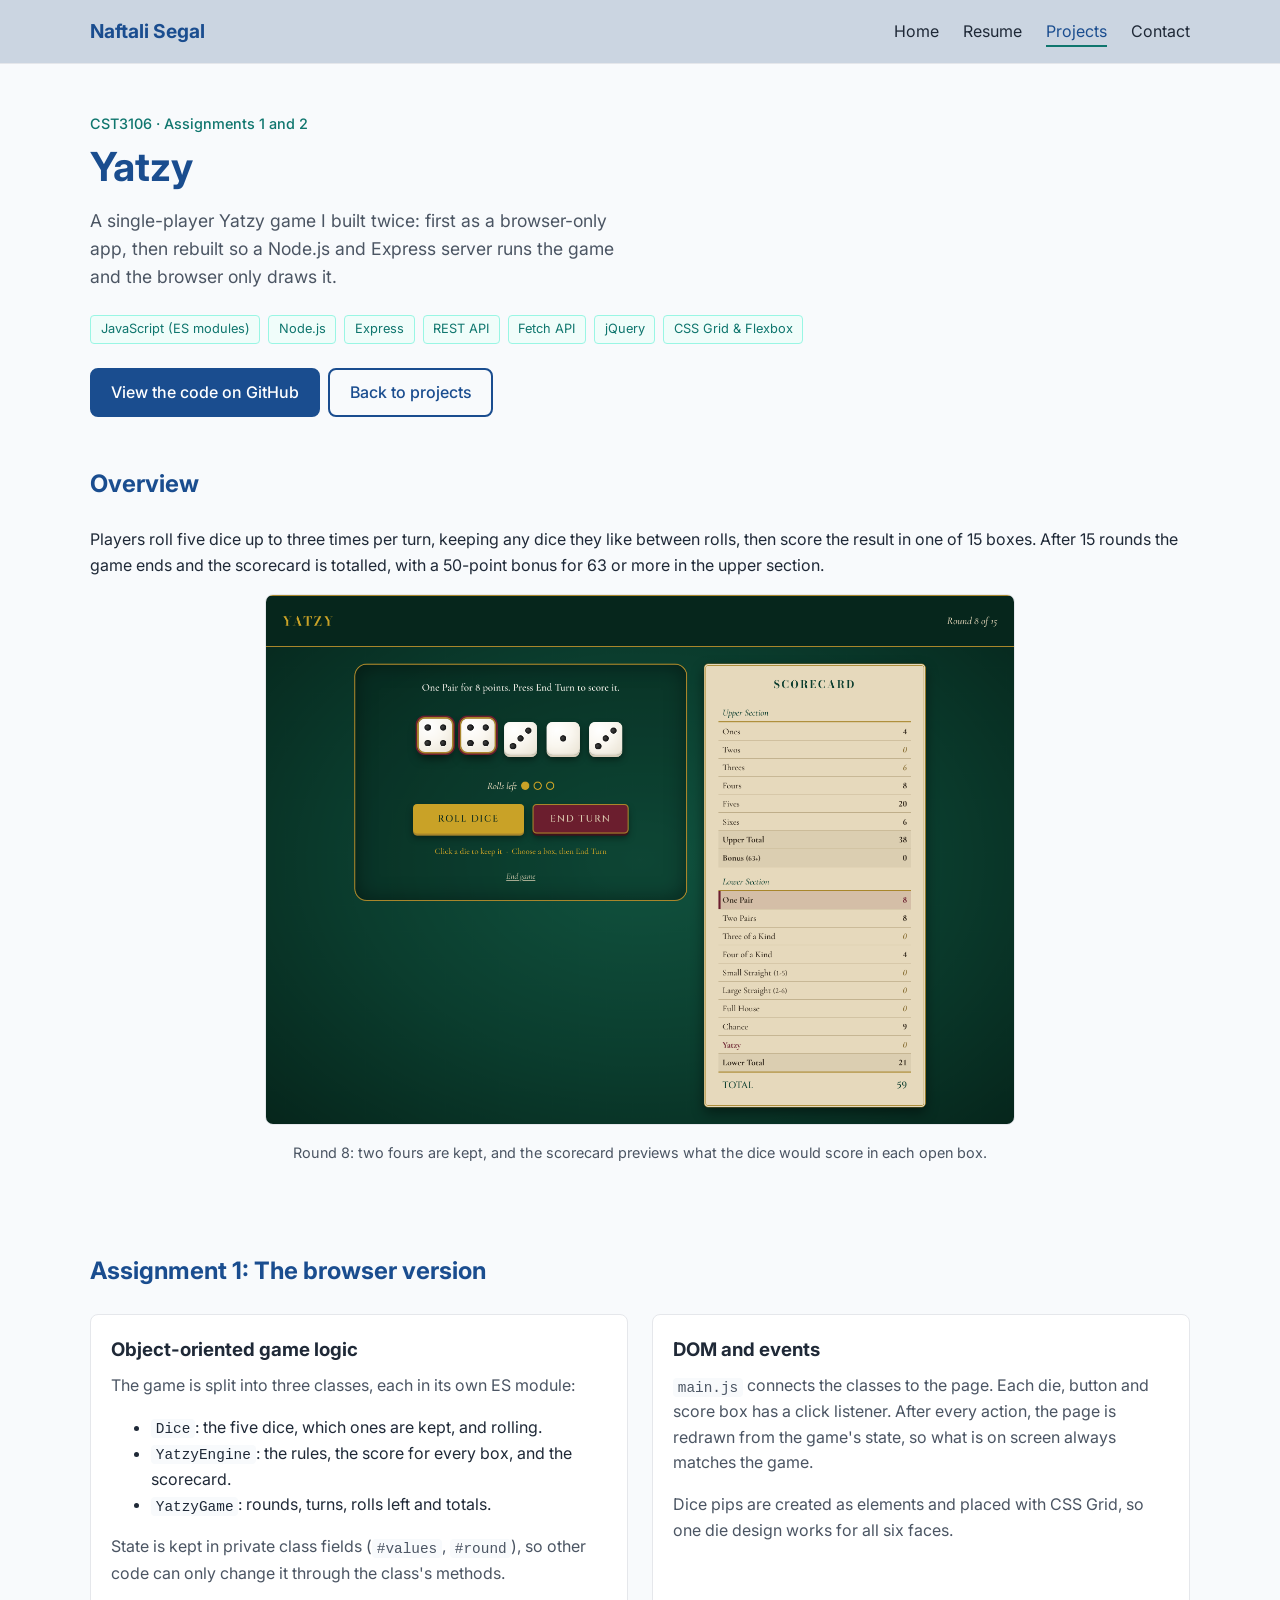
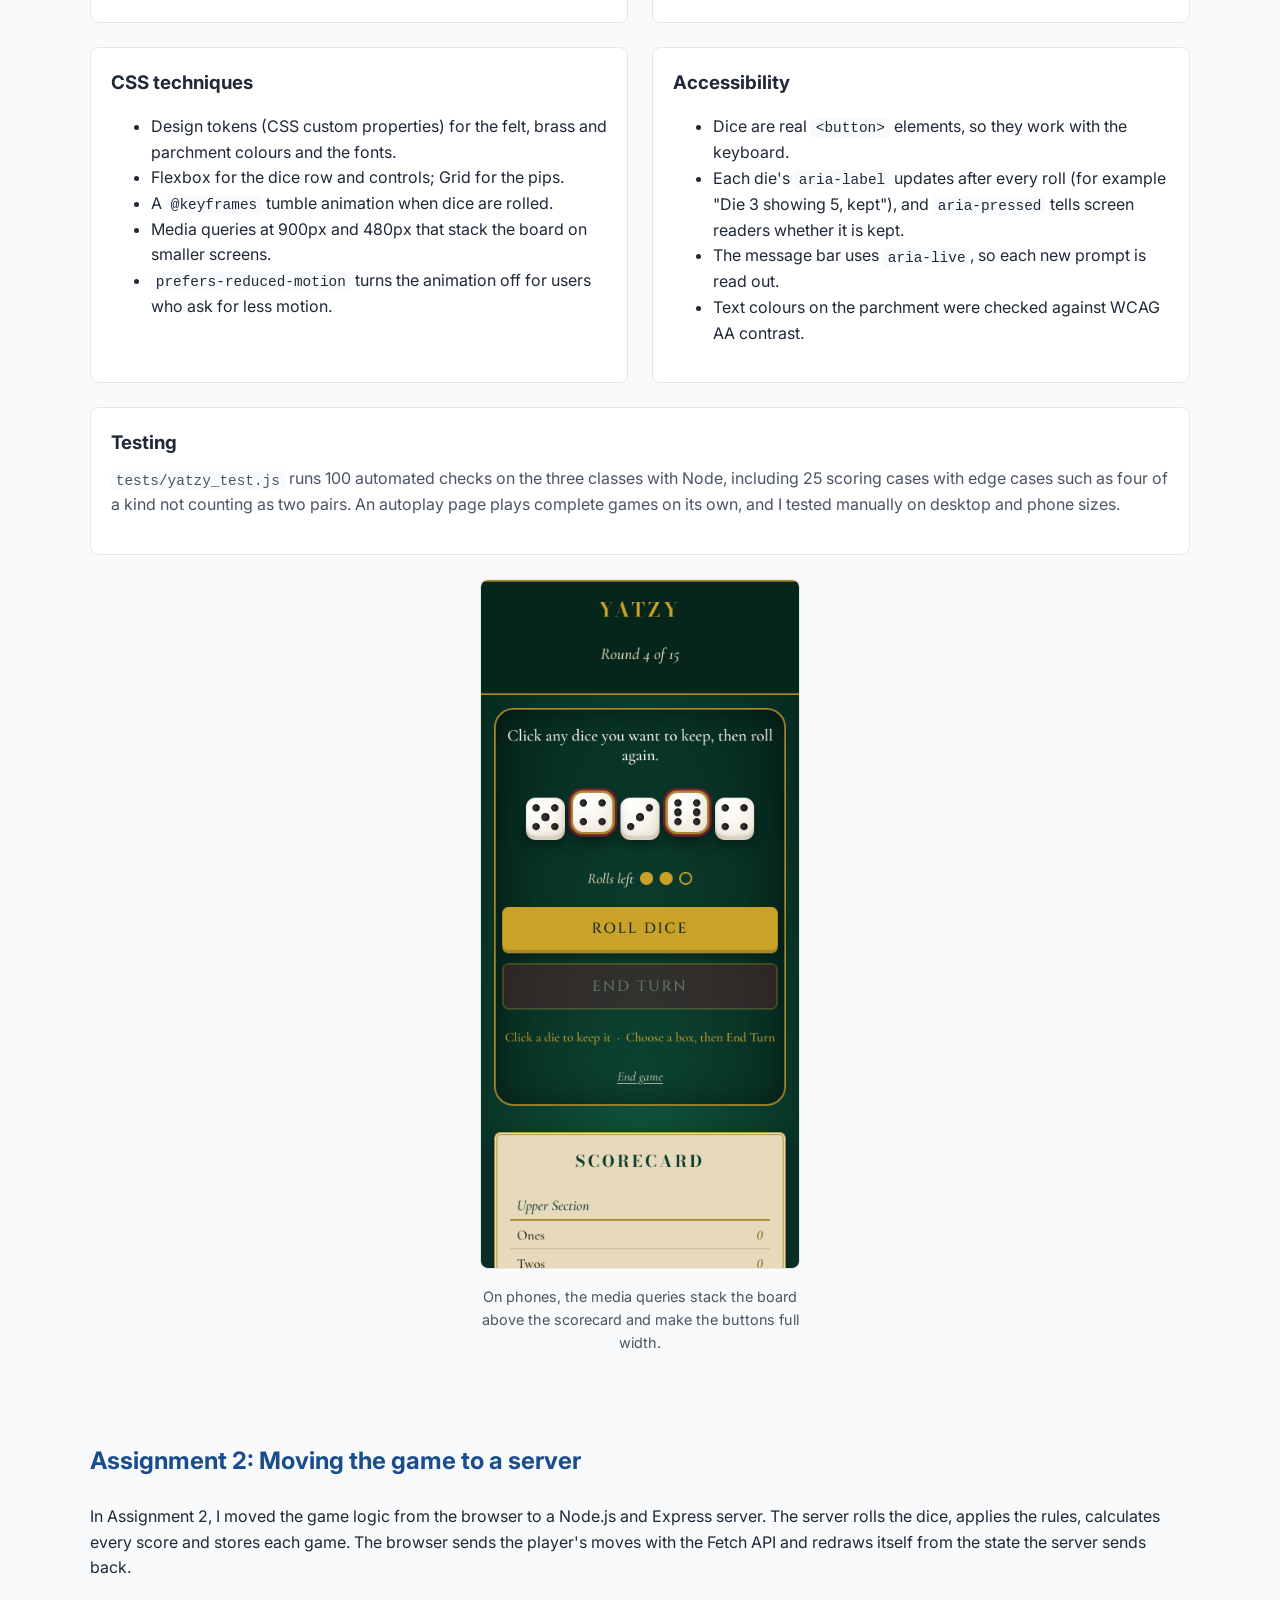
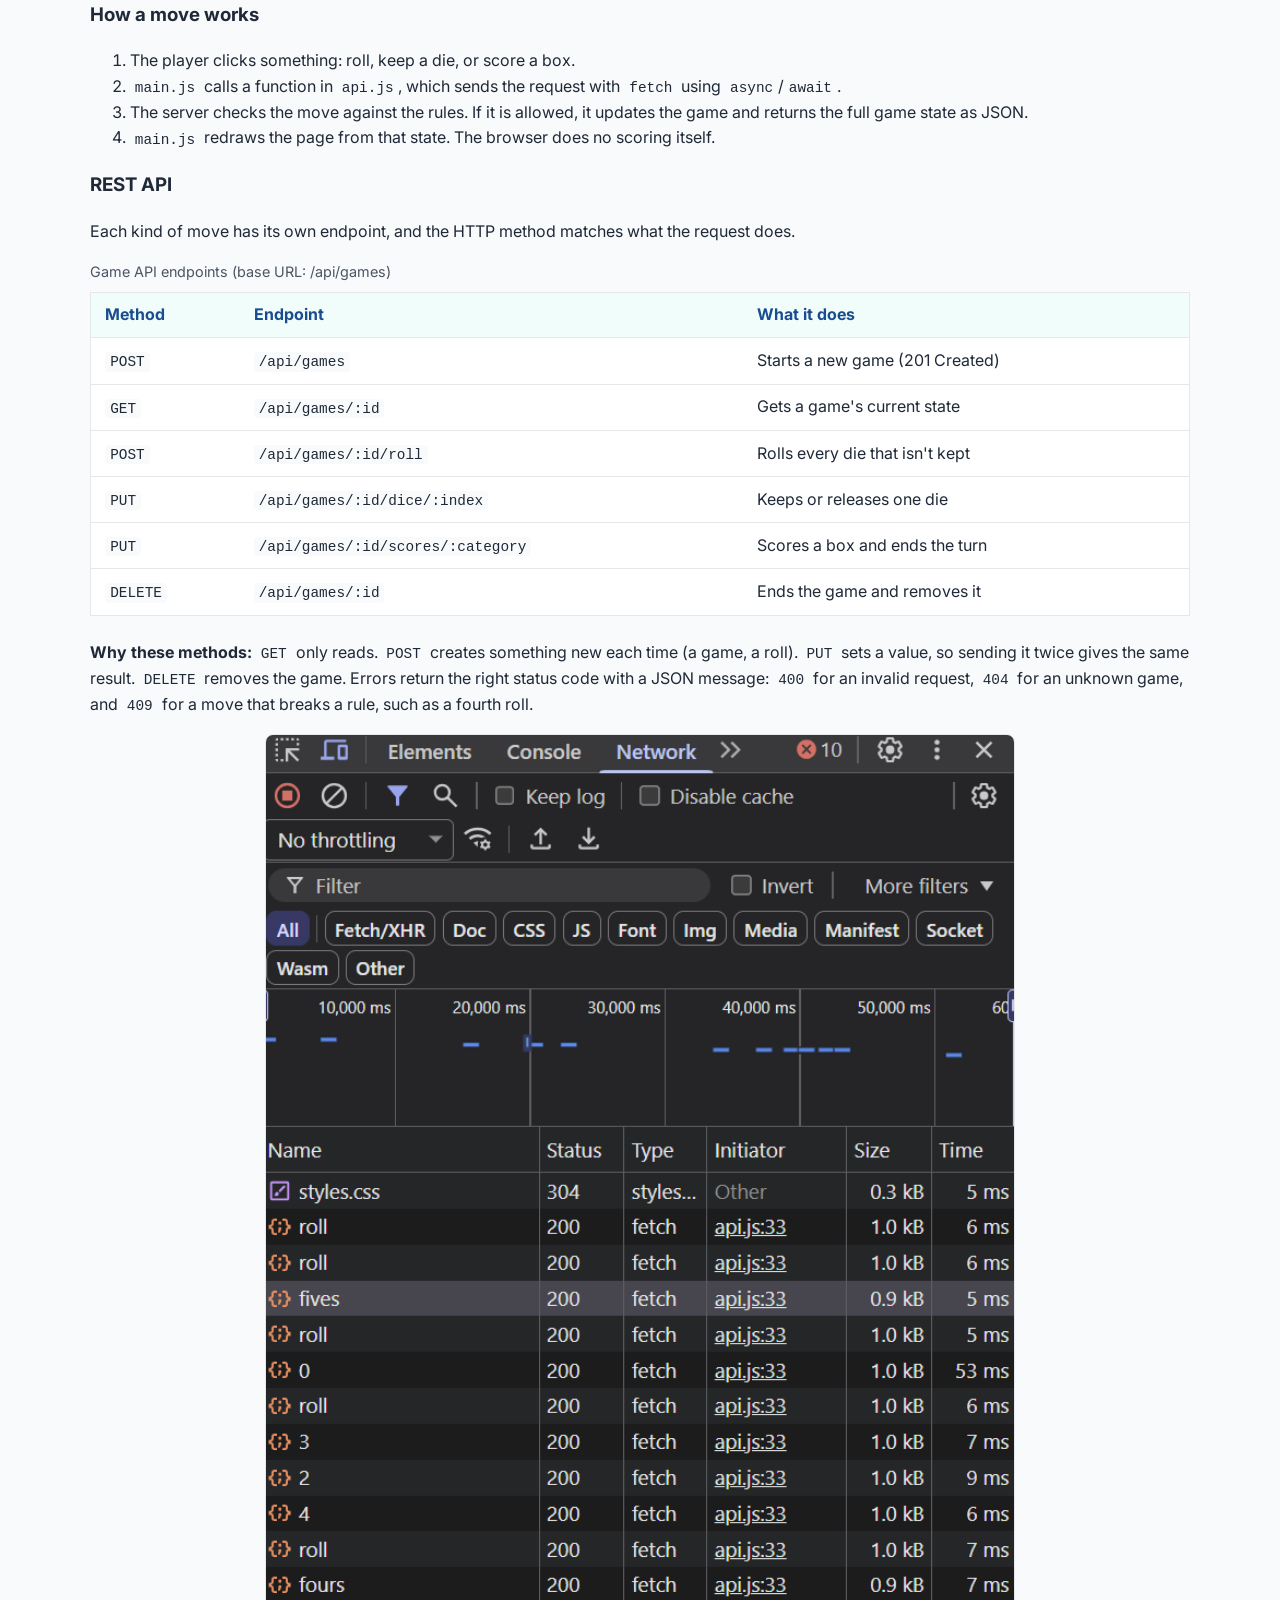
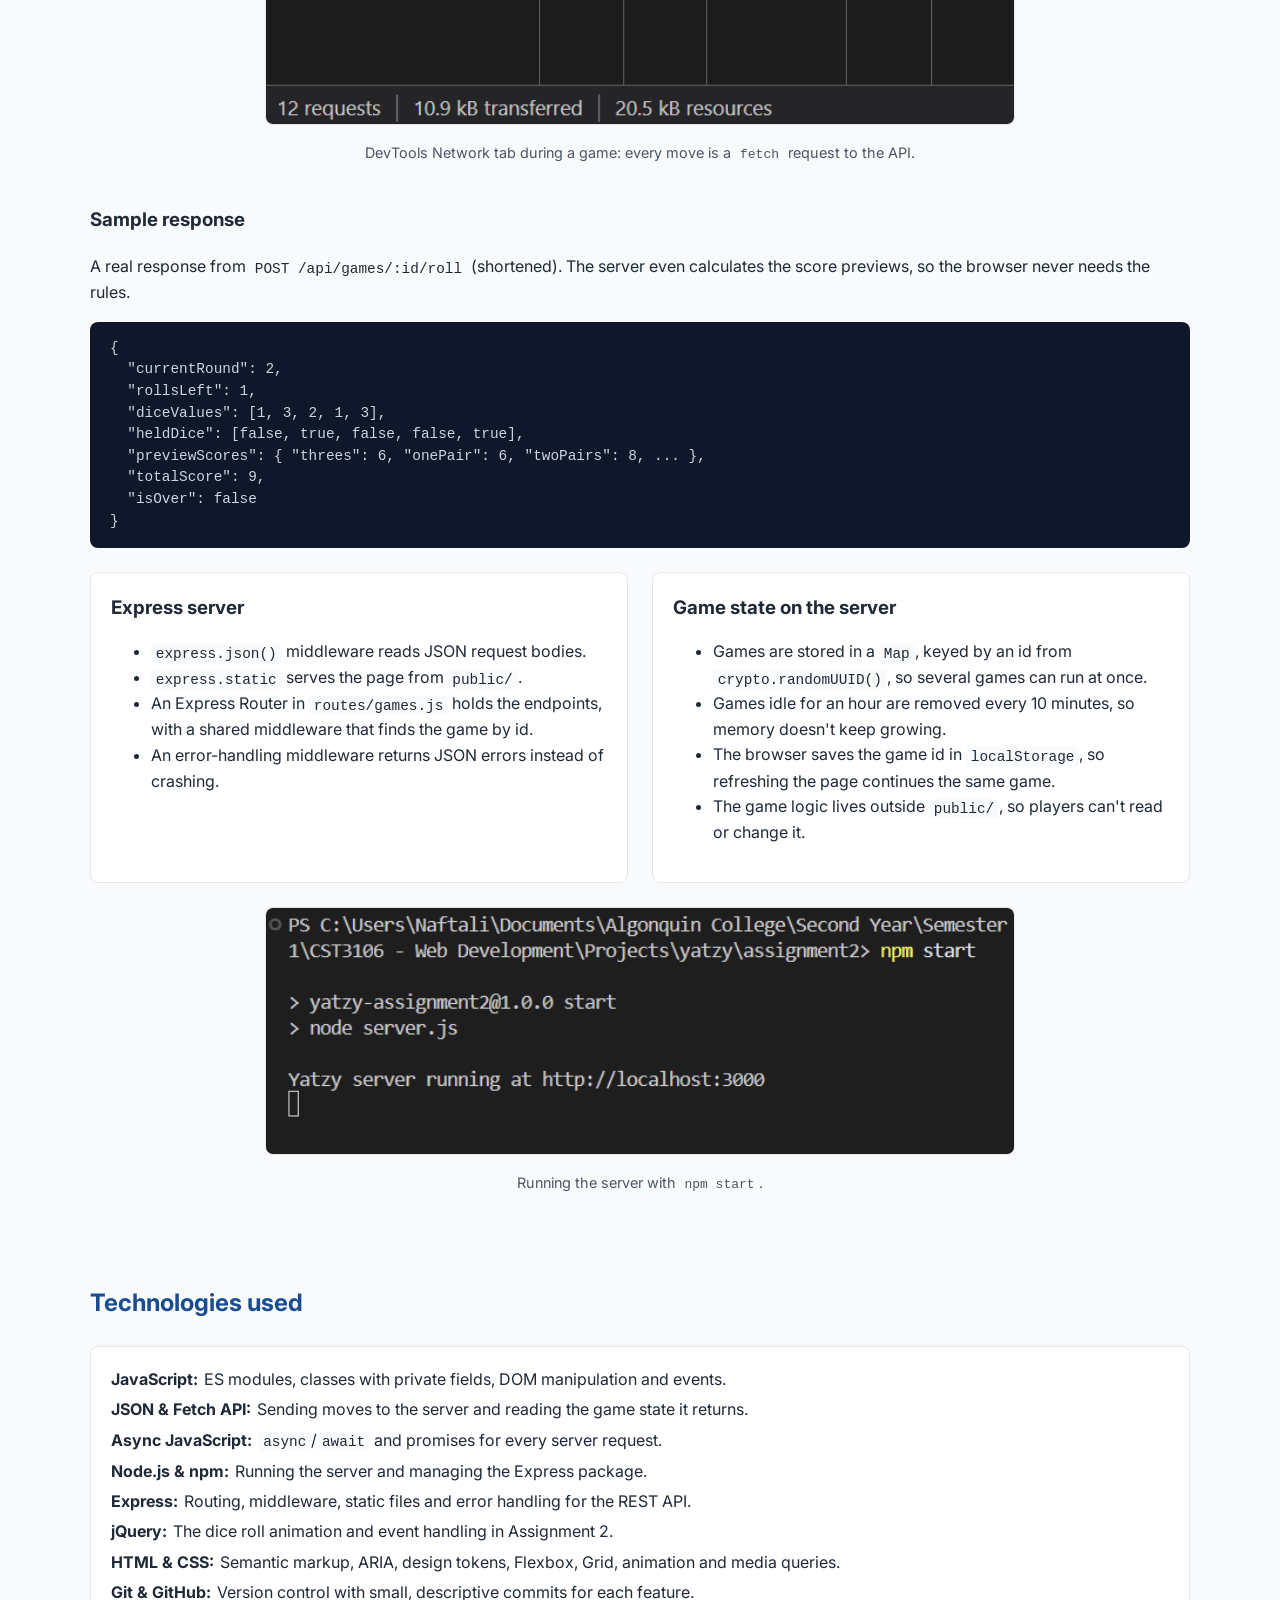
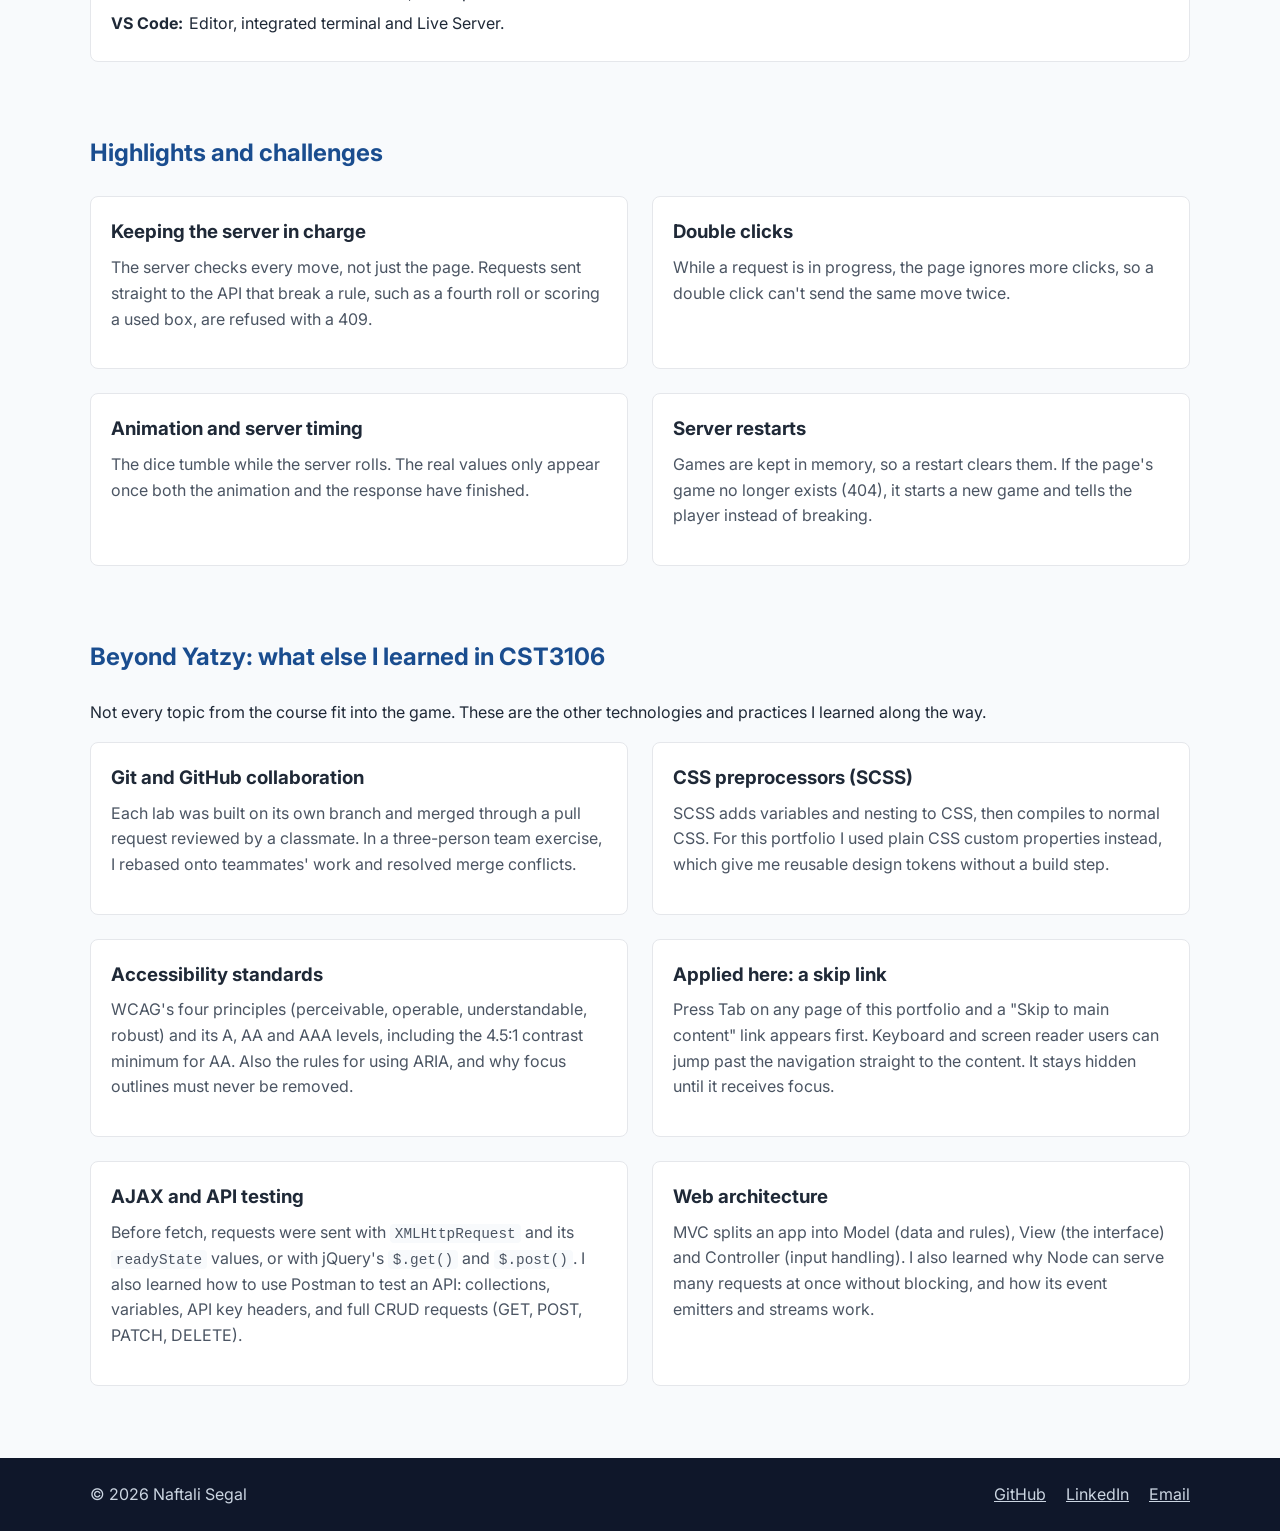
<file: PD2/yatzy.html>
<!doctype html>
<html lang="en">
  <head>
    <meta charset="UTF-8" />
    <meta name="viewport" content="width=device-width, initial-scale=1.0" />
    <meta
      name="description"
      content="Technical write-up of my Yatzy game: a browser version (Assignment 1) and a Node.js and Express server version (Assignment 2)."
    />
    <title>Naftali Segal | Yatzy</title>

    <link rel="preconnect" href="https://fonts.googleapis.com" />
    <link rel="preconnect" href="https://fonts.gstatic.com" crossorigin />
    <link
      href="https://fonts.googleapis.com/css2?family=Inter:wght@400;500;700&display=swap"
      rel="stylesheet"
    />
    <link rel="stylesheet" href="styles.css" />
  </head>
  <body>
    <!-- Skip link: first thing keyboard users reach; jumps past the nav to the content -->
    <a href="#main" class="skip-link">Skip to main content</a>
    <!-- === Header + Nav === -->
    <!-- Same header as every page. "Projects" is marked active because Yatzy is one of my projects. -->
    <header class="site-header">
      <a href="index.html" class="logo">Naftali Segal</a>
      <nav>
        <ul class="nav-list">
          <li><a href="index.html">Home</a></li>
          <li><a href="resume.html">Resume</a></li>
          <li><a href="projects.html" class="active">Projects</a></li>
          <li><a href="mailto:naftalisegals@gmail.com">Contact</a></li>
        </ul>
      </nav>
    </header>

    <main id="main">
      <!-- === Page intro === -->
      <section class="page-intro">
        <p class="eyebrow">CST3106 &middot; Assignments 1 and 2</p>
        <h1>Yatzy</h1>
        <p class="tagline">
          A single-player Yatzy game I built twice: first as a browser-only app,
          then rebuilt so a Node.js and Express server runs the game and the
          browser only draws it.
        </p>
        <ul class="tags">
          <li>JavaScript (ES modules)</li>
          <li>Node.js</li>
          <li>Express</li>
          <li>REST API</li>
          <li>Fetch API</li>
          <li>jQuery</li>
          <li>CSS Grid &amp; Flexbox</li>
        </ul>
        <!-- Two buttons: one primary action, one secondary (design system rule) -->
        <div class="hero-buttons">
          <a
            href="https://github.com/Naftali-S/yatzy"
            target="_blank"
            class="btn btn-primary"
            >View the code on GitHub</a
          >
          <a href="projects.html" class="btn btn-secondary">Back to projects</a>
        </div>
      </section>

      <!-- === Overview === -->
      <section class="projects" aria-labelledby="overview-heading">
        <h2 id="overview-heading">Overview</h2>
        <p>
          Players roll five dice up to three times per turn, keeping any dice
          they like between rolls, then score the result in one of 15 boxes.
          After 15 rounds the game ends and the scorecard is totalled, with a
          50-point bonus for 63 or more in the upper section.
        </p>
        <figure class="project-figure">
          <img
            src="images/yatzy-board.png"
            alt="Yatzy game board: five dice on a green felt table with two dice kept, and a parchment scorecard showing a preview of 8 points for One Pair"
          />
          <figcaption>
            Round 8: two fours are kept, and the scorecard previews what the
            dice would score in each open box.
          </figcaption>
        </figure>
      </section>

      <!-- === Assignment 1 === -->
      <section class="projects" aria-labelledby="a1-heading">
        <h2 id="a1-heading">Assignment 1: The browser version</h2>

        <!-- Two cards side by side on desktop, stacked on phones (existing card-grid component) -->
        <div class="card-grid card-grid-pairs">
          <article class="card">
            <h3>Object-oriented game logic</h3>
            <p>
              The game is split into three classes, each in its own ES module:
            </p>
            <ul>
              <li>
                <code>Dice</code>: the five dice, which ones are kept, and
                rolling.
              </li>
              <li>
                <code>YatzyEngine</code>: the rules, the score for every box,
                and the scorecard.
              </li>
              <li>
                <code>YatzyGame</code>: rounds, turns, rolls left and totals.
              </li>
            </ul>
            <p>
              State is kept in private class fields (<code>#values</code>,
              <code>#round</code>), so other code can only change it through the
              class's methods.
            </p>
          </article>

          <article class="card">
            <h3>DOM and events</h3>
            <p>
              <code>main.js</code> connects the classes to the page. Each die,
              button and score box has a click listener. After every action, the
              page is redrawn from the game's state, so what is on screen always
              matches the game.
            </p>
            <p>
              Dice pips are created as elements and placed with CSS Grid, so one
              die design works for all six faces.
            </p>
          </article>

          <article class="card">
            <h3>CSS techniques</h3>
            <ul>
              <li>
                Design tokens (CSS custom properties) for the felt, brass and
                parchment colours and the fonts.
              </li>
              <li>Flexbox for the dice row and controls; Grid for the pips.</li>
              <li>
                A <code>@keyframes</code> tumble animation when dice are rolled.
              </li>
              <li>
                Media queries at 900px and 480px that stack the board on smaller
                screens.
              </li>
              <li>
                <code>prefers-reduced-motion</code> turns the animation off for
                users who ask for less motion.
              </li>
            </ul>
          </article>

          <article class="card">
            <h3>Accessibility</h3>
            <ul>
              <li>
                Dice are real <code>&lt;button&gt;</code> elements, so they work
                with the keyboard.
              </li>
              <li>
                Each die's <code>aria-label</code> updates after every roll (for
                example "Die 3 showing 5, kept"), and
                <code>aria-pressed</code> tells screen readers whether it is
                kept.
              </li>
              <li>
                The message bar uses <code>aria-live</code>, so each new prompt
                is read out.
              </li>
              <li>
                Text colours on the parchment were checked against WCAG AA
                contrast.
              </li>
            </ul>
          </article>
        </div>

        <!-- Testing gets its own full-width card -->
        <article class="card">
          <h3>Testing</h3>
          <p>
            <code>tests/yatzy_test.js</code> runs 100 automated checks on the
            three classes with Node, including 25 scoring cases with edge cases
            such as four of a kind not counting as two pairs. An autoplay page
            plays complete games on its own, and I tested manually on desktop
            and phone sizes.
          </p>
        </article>

        <figure class="project-figure figure-narrow">
          <img
            src="images/yatzy-mobile.png"
            alt="Yatzy on a phone-sized screen, with the dice and buttons stacked above the scorecard"
          />
          <figcaption>
            On phones, the media queries stack the board above the scorecard and
            make the buttons full width.
          </figcaption>
        </figure>
      </section>

      <!-- === Assignment 2 === -->
      <section class="projects" aria-labelledby="a2-heading">
        <h2 id="a2-heading">Assignment 2: Moving the game to a server</h2>
        <p>
          In Assignment 2, I moved the game logic from the browser to a Node.js
          and Express server. The server rolls the dice, applies the rules,
          calculates every score and stores each game. The browser sends the
          player's moves with the Fetch API and redraws itself from the state
          the server sends back.
        </p>

        <h3>How a move works</h3>
        <ol>
          <li>
            The player clicks something: roll, keep a die, or score a box.
          </li>
          <li>
            <code>main.js</code> calls a function in <code>api.js</code>, which
            sends the request with <code>fetch</code> using
            <code>async</code>/<code>await</code>.
          </li>
          <li>
            The server checks the move against the rules. If it is allowed, it
            updates the game and returns the full game state as JSON.
          </li>
          <li>
            <code>main.js</code> redraws the page from that state. The browser
            does no scoring itself.
          </li>
        </ol>

        <h3>REST API</h3>
        <p>
          Each kind of move has its own endpoint, and the HTTP method matches
          what the request does.
        </p>
        <!-- The wrapper lets the table scroll sideways on small phones instead of breaking the layout -->
        <div class="table-wrap">
          <table class="data-table">
            <caption>
              Game API endpoints (base URL: /api/games)
            </caption>
            <thead>
              <tr>
                <th scope="col">Method</th>
                <th scope="col">Endpoint</th>
                <th scope="col">What it does</th>
              </tr>
            </thead>
            <tbody>
              <tr>
                <td><code>POST</code></td>
                <td><code>/api/games</code></td>
                <td>Starts a new game (201 Created)</td>
              </tr>
              <tr>
                <td><code>GET</code></td>
                <td><code>/api/games/:id</code></td>
                <td>Gets a game's current state</td>
              </tr>
              <tr>
                <td><code>POST</code></td>
                <td><code>/api/games/:id/roll</code></td>
                <td>Rolls every die that isn't kept</td>
              </tr>
              <tr>
                <td><code>PUT</code></td>
                <td><code>/api/games/:id/dice/:index</code></td>
                <td>Keeps or releases one die</td>
              </tr>
              <tr>
                <td><code>PUT</code></td>
                <td><code>/api/games/:id/scores/:category</code></td>
                <td>Scores a box and ends the turn</td>
              </tr>
              <tr>
                <td><code>DELETE</code></td>
                <td><code>/api/games/:id</code></td>
                <td>Ends the game and removes it</td>
              </tr>
            </tbody>
          </table>
        </div>
        <p>
          <strong>Why these methods:</strong> <code>GET</code> only reads.
          <code>POST</code> creates something new each time (a game, a roll).
          <code>PUT</code> sets a value, so sending it twice gives the same
          result. <code>DELETE</code> removes the game. Errors return the right
          status code with a JSON message: <code>400</code> for an invalid
          request, <code>404</code> for an unknown game, and
          <code>409</code> for a move that breaks a rule, such as a fourth roll.
        </p>

        <figure class="project-figure">
          <img
            src="images/yatzy-network.png"
            alt="Browser DevTools Network tab listing the game's fetch requests: roll, keep die and score requests, all returning status 200"
          />
          <figcaption>
            DevTools Network tab during a game: every move is a
            <code>fetch</code> request to the API.
          </figcaption>
        </figure>

        <h3>Sample response</h3>
        <p>
          A real response from
          <code>POST /api/games/:id/roll</code> (shortened). The server even
          calculates the score previews, so the browser never needs the rules.
        </p>
        <!-- pre keeps the JSON's spacing and line breaks; the code-block class styles it -->
        <pre class="code-block"><code>{
  "currentRound": 2,
  "rollsLeft": 1,
  "diceValues": [1, 3, 2, 1, 3],
  "heldDice": [false, true, false, false, true],
  "previewScores": { "threes": 6, "onePair": 6, "twoPairs": 8, ... },
  "totalScore": 9,
  "isOver": false
}</code></pre>

        <div class="card-grid">
          <article class="card">
            <h3>Express server</h3>
            <ul>
              <li>
                <code>express.json()</code> middleware reads JSON request
                bodies.
              </li>
              <li>
                <code>express.static</code> serves the page from
                <code>public/</code>.
              </li>
              <li>
                An Express Router in <code>routes/games.js</code> holds the
                endpoints, with a shared middleware that finds the game by id.
              </li>
              <li>
                An error-handling middleware returns JSON errors instead of
                crashing.
              </li>
            </ul>
          </article>

          <article class="card">
            <h3>Game state on the server</h3>
            <ul>
              <li>
                Games are stored in a <code>Map</code>, keyed by an id from
                <code>crypto.randomUUID()</code>, so several games can run at
                once.
              </li>
              <li>
                Games idle for an hour are removed every 10 minutes, so memory
                doesn't keep growing.
              </li>
              <li>
                The browser saves the game id in <code>localStorage</code>, so
                refreshing the page continues the same game.
              </li>
              <li>
                The game logic lives outside <code>public/</code>, so players
                can't read or change it.
              </li>
            </ul>
          </article>
        </div>

        <figure class="project-figure">
          <img
            src="images/yatzy-server.png"
            alt="VS Code terminal showing the Yatzy Express server running at localhost port 3000"
          />
          <figcaption>
            Running the server with <code>npm start</code>.
          </figcaption>
        </figure>
      </section>

      <!-- === Technologies === -->
      <section class="projects" aria-labelledby="tech-heading">
        <h2 id="tech-heading">Technologies used</h2>
        <!-- Reuses the skills list style from the resume page -->
        <dl class="skills card">
          <dt>JavaScript</dt>
          <dd>
            ES modules, classes with private fields, DOM manipulation and
            events.
          </dd>
          <dt>JSON &amp; Fetch API</dt>
          <dd>
            Sending moves to the server and reading the game state it returns.
          </dd>
          <dt>Async JavaScript</dt>
          <dd>
            <code>async</code>/<code>await</code> and promises for every server
            request.
          </dd>
          <dt>Node.js &amp; npm</dt>
          <dd>Running the server and managing the Express package.</dd>
          <dt>Express</dt>
          <dd>
            Routing, middleware, static files and error handling for the REST
            API.
          </dd>
          <dt>jQuery</dt>
          <dd>The dice roll animation and event handling in Assignment 2.</dd>
          <dt>HTML &amp; CSS</dt>
          <dd>
            Semantic markup, ARIA, design tokens, Flexbox, Grid, animation and
            media queries.
          </dd>
          <dt>Git &amp; GitHub</dt>
          <dd>
            Version control with small, descriptive commits for each feature.
          </dd>
          <dt>VS Code</dt>
          <dd>Editor, integrated terminal and Live Server.</dd>
        </dl>
      </section>

      <!-- === Highlights and challenges === -->
      <section class="projects" aria-labelledby="challenges-heading">
        <h2 id="challenges-heading">Highlights and challenges</h2>
        <div class="card-grid card-grid-pairs">
          <article class="card">
            <h3>Keeping the server in charge</h3>
            <p>
              The server checks every move, not just the page. Requests sent
              straight to the API that break a rule, such as a fourth roll or
              scoring a used box, are refused with a 409.
            </p>
          </article>
          <article class="card">
            <h3>Double clicks</h3>
            <p>
              While a request is in progress, the page ignores more clicks, so a
              double click can't send the same move twice.
            </p>
          </article>
          <article class="card">
            <h3>Animation and server timing</h3>
            <p>
              The dice tumble while the server rolls. The real values only
              appear once both the animation and the response have finished.
            </p>
          </article>
          <article class="card">
            <h3>Server restarts</h3>
            <p>
              Games are kept in memory, so a restart clears them. If the page's
              game no longer exists (404), it starts a new game and tells the
              player instead of breaking.
            </p>
          </article>
        </div>
      </section>
            <!-- === Beyond Yatzy === -->
      <!-- Other course topics I learned but didn't need for the game (PD2 requirement) -->
      <section class="projects" aria-labelledby="beyond-heading">
        <h2 id="beyond-heading">Beyond Yatzy: what else I learned in CST3106</h2>
        <p>
          Not every topic from the course fit into the game. These are the
          other technologies and practices I learned along the way.
        </p>
        <div class="card-grid card-grid-pairs">
          <article class="card">
            <h3>Git and GitHub collaboration</h3>
            <p>
              Each lab was built on its own branch and merged through a pull
              request reviewed by a classmate. In a three-person team exercise,
              I rebased onto teammates' work and resolved merge conflicts.
            </p>
          </article>
          <article class="card">
            <h3>CSS preprocessors (SCSS)</h3>
            <p>
              SCSS adds variables and nesting to CSS, then compiles to normal
              CSS. For this portfolio I used plain CSS custom properties
              instead, which give me reusable design tokens without a build
              step.
            </p>
          </article>
          <article class="card">
            <h3>Accessibility standards</h3>
            <p>
              WCAG's four principles (perceivable, operable, understandable,
              robust) and its A, AA and AAA levels, including the 4.5:1
              contrast minimum for AA. Also the rules for using ARIA, and why
              focus outlines must never be removed.
            </p>
          </article>
          <article class="card">
            <h3>Applied here: a skip link</h3>
            <p>
              Press Tab on any page of this portfolio and a "Skip to main
              content" link appears first. Keyboard and screen reader users
              can jump past the navigation straight to the content. It stays
              hidden until it receives focus.
            </p>
          </article>
          <article class="card">
            <h3>AJAX and API testing</h3>
            <p>
              Before fetch, requests were sent with <code>XMLHttpRequest</code>
              and its <code>readyState</code> values, or with jQuery's
              <code>$.get()</code> and <code>$.post()</code>. I also learned
              how to use Postman to test an API: collections, variables, API
              key headers, and full CRUD requests (GET, POST, PATCH, DELETE).
            </p>
          </article>
          <article class="card">
            <h3>Web architecture</h3>
            <p>
              MVC splits an app into Model (data and rules), View (the
              interface) and Controller (input handling). I also learned why
              Node can serve many requests at once without blocking, and how
              its event emitters and streams work.
            </p>
          </article>
        </div>
      </section>
    </main>

    <!-- === Footer === -->
    <footer class="site-footer">
      <p>&copy; 2026 Naftali Segal</p>
      <ul class="footer-links">
        <li>
          <a href="https://github.com/Naftali-S" target="_blank">GitHub</a>
        </li>
        <li>
          <a href="https://linkedin.com/in/naftali-segal" target="_blank"
            >LinkedIn</a
          >
        </li>
        <li><a href="mailto:naftalisegals@gmail.com">Email</a></li>
      </ul>
    </footer>
  </body>
</html>
</file>
<file: styles.css>
/* === Design Tokens === */
:root {
    --color-primary: #1a4d8f;
    --color-accent: #0f766e;
    --color-text: #1f2937;
    --color-muted: #4b5563;
    --color-border: #e5e7eb;
    --color-bg: #f8fafc;
    --color-surface: #ffffff;
    --color-footer: #0f172a;
    --color-footer-text: #cbd5e1;
    --color-accent-light: #f0fdfa;
    --color-accent-border: #99f6e4;
    --color-header-bg: #cbd5e1;

    --font-main: "Inter", Arial, sans-serif;
    --radius: 8px;
}

/* === Base === */
* {
    box-sizing: border-box;
}


body {
    margin: 0;
    font-family: var(--font-main);
    color: var(--color-text);
    background-color: var(--color-bg);
    line-height: 1.6;
}


a {
    color: var(--color-primary);
}

/* === Header + Nav === */
.site-header {
    display: flex;
    justify-content: space-between;
    align-items: center;
    flex-wrap: wrap;
    gap: 0.75rem;
    padding: 1rem 2rem;
    background-color: var(--color-header-bg);
    border-bottom: 1px solid var(--color-border);
}

.logo {
    font-size: 1.2rem;
    font-weight: 700;
    color: var(--color-primary);
    text-decoration: none;
}

.nav-list {
    display: flex;
    gap: 1.5rem;
    list-style: none;
    margin: 0;
    padding: 0;
}

.nav-list a {
    color: var(--color-text);
    text-decoration: none;
    padding-bottom: 0.25rem;
}

.nav-list a:hover,
/*groups 2 selectors to share 1 rule*/
.nav-list a.active {
    color: var(--color-primary);
    border-bottom: 2px solid var(--color-accent);
}

/* === Hero === */
.hero {
    padding: 4rem 2rem;
    background-color: var(--color-surface);
}

.eyebrow {
    margin: 0;
    font-size: 0.9rem;
    font-weight: 500;
    color: var(--color-accent);
}

.hero h1 {
    margin: 0.25rem 0 0.5rem;
    font-size: 2.5rem;
    color: var(--color-primary);
}

.tagline {
    max-width: 550px;
    margin: 0 0 1.5rem;
    font-size: 1.1rem;
    color: var(--color-muted);
}

/* === Buttons === */
.btn {
    display: inline-block;
    padding: 0.6rem 1.2rem;
    border-radius: var(--radius);
    font-weight: 500;
    text-decoration: none;
    border: 2px solid var(--color-primary);
}

.btn-primary {
    background-color: var(--color-primary);
    color: var(--color-surface);
}

.btn-secondary {
    background-color: transparent;
    color: var(--color-primary);
}

.btn+.btn {
    /*A button that comes after another button*/
    margin-left: 0.5rem;
}

/* === Projects ===*/
.projects {
    padding: 3rem 2rem;
}

.projects h2 {
    margin: 0 0 1.5rem;
    color: var(--color-primary);
}

.card-grid {
    display: grid;
    grid-template-columns: repeat(auto-fit, minmax(260px, 1fr));
    gap: 1.5rem;
    /*fi tas many columns as possible with min 260px and equally 
    distributed leftover space*/
}

/* === Card === */
.card {
    background-color: var(--color-surface);
    border: 1px solid var(--color-border);
    border-radius: var(--radius);
    padding: 1.25rem;
}

.card-img {
    width: 100%;
    aspect-ratio: 3 / 2;
    object-fit: cover;
    object-position: top;
    border-radius: var(--radius);
    margin-bottom: 1rem;
}

.card h3 {
    margin: 0 0 0.5rem;
}

.card p {
    margin: 0 0 1rem;
    color: var(--color-muted);
}

.tags {
    display: flex;
    flex-wrap: wrap;
    gap: 0.5rem;
    list-style: none;
    margin: 0;
    padding: 0;
}

.tags li {
    font-size: 0.8rem;
    padding: 0.2rem 0.6rem;
    border-radius: 4px;
    color: var(--color-accent);
    background-color: var(--color-accent-light);
    border: 1px solid var(--color-accent-border);
}

/* === Footer === */
.site-footer {
    display: flex;
    justify-content: space-between;
    align-items: center;
    flex-wrap: wrap;
    gap: 0.75rem;
    padding: 1.5rem 2rem;
    background-color: var(--color-footer);
    color: var(--color-footer-text);
}

.site-footer p {
    margin: 0;
}

.footer-links {
    display: flex;
    gap: 1.25rem;
    list-style: none;
    margin: 0;
    padding: 0;
}

.footer-links a {
    color: var(--color-footer-text);
}

.footer-links a:hover {
    color: var(--color-surface);
}

/* === Resume page === */
.resume {
    max-width: 850px;
    margin: 2rem auto;
    padding: 2.5rem 3rem;
    background-color: var(--color-surface);
    border: 1px solid var(--color-border);
    border-radius: var(--radius);
}

.resume header {
    text-align: center;
    margin-bottom: 1.5rem;
}

.resume h1 {
    margin: 0;
    font-size: 2.2rem;
    color: var(--color-primary);
}

.contact {
    display: flex;
    flex-wrap: wrap;
    justify-content: center;
    gap: 0.25rem 0.75rem;
    list-style: none;
    margin: 0.5rem 0 1rem;
    padding: 0;
    color: var(--color-muted);
}

.contact li + li::before {
    content: "|";
    margin-right: 0.75rem;
    color: var(--color-border);
}

.summary {
    margin: 0;
    text-align: left;
    color: var(--color-muted);
}

.resume h2 {
    margin: 1.5rem 0 0.75rem;
    padding-bottom: 0.2rem;
    font-size: 1.1rem;
    text-transform: uppercase;
    letter-spacing: 0.05em;
    color: var(--color-primary);
    border-bottom: 2px solid var(--color-accent);
}

.entry {
    margin-bottom: 1rem;
}

.entry-header {
    display: flex;
    justify-content: space-between;
    align-items: baseline;
    flex-wrap: wrap;
    gap: 0 1rem;
}

.resume h3 {
    margin: 0;
    font-size: 1rem;
}

.role {
    font-weight: normal;
}

.meta {
    font-style: italic;
    color: var(--color-muted);
}

.entry p {
    margin: 0.3rem 0;
}

.entry ul {
    margin: 0.3rem 0 0;
    padding-left: 1.25rem;
}

.entry li {
    margin-bottom: 0.2rem;
}

.skills dt {
    float: left;
    margin-right: 0.4rem;
    font-weight: 700;
}

.skills dt::after {
    content: ":";
}

.skills dd {
    margin: 0 0 0.3rem;
}

/* === Projects page === */
.page-intro {
    padding-top: 3rem;
}

.page-intro h1 {
    margin: 0 0 0.5rem;
    font-size: 2.5rem;
    color: var(--color-primary);
}

.project-detail {
    display: grid;
    grid-template-columns: 2fr 3fr;
    gap: 2rem;
    align-items: start;
    margin-bottom: 1.5rem;
}

.project-detail .card-img {
    margin-bottom: 0;
}

.project-info h2 {
    margin: 0 0 0.25rem;
}

.project-info h3 {
    margin: 1rem 0 0.25rem;
    font-size: 1rem;
    color: var(--color-primary);
}

.project-info ul:not(.tags) {
    margin: 0 0 1rem;
    padding-left: 1.25rem;
}

.project-info .btn {
    margin-top: 1rem;
}

.project-figure {
    max-width: 750px;
    margin: 0 auto 2.5rem;
}

.project-figure img {
    width: 100%;
    border: 1px solid var(--color-border);
    border-radius: var(--radius);
}

.project-figure figcaption {
    margin-top: 0.5rem;
    text-align: center;
    font-size: 0.9rem;
    color: var(--color-muted);
}

/* === Layout container === */
.site-header,
.page-intro,
.hero,
.projects,
.site-footer {
    padding-left: max(2rem, calc((100% - 1100px) / 2));
    padding-right: max(2rem, calc((100% - 1100px) / 2));
}

/* === Phones === */
@media screen and (max-width: 600px) {

    .site-header,
    .site-footer {
        flex-direction: column;
        text-align: center;
    }

    .hero,
    .projects {
        padding: 2.5rem 1.25rem;
    }

    .hero h1 {
        font-size: 2rem;
    }

        .resume {
        margin: 0;
        padding: 1.25rem;
        border: none;
        border-radius: 0;
    }

    .entry-header {
        flex-direction: column;
    }

        .page-intro {
        padding: 2rem 1.25rem 0;
    }

    .project-detail {
        grid-template-columns: 1fr;
    }

    .contact {
        flex-direction: column;
        align-items: center;
    }

    .contact li + li::before {
        content: none;
    }
}
</file>
<file: PD2/styles.css>
/* === Design Tokens === */
:root {
    --color-primary: #1a4d8f;
    --color-accent: #0f766e;
    --color-text: #1f2937;
    --color-muted: #4b5563;
    --color-border: #e5e7eb;
    --color-bg: #f8fafc;
    --color-surface: #ffffff;
    --color-footer: #0f172a;
    --color-footer-text: #cbd5e1;
    --color-accent-light: #f0fdfa;
    --color-accent-border: #99f6e4;
    --color-header-bg: #cbd5e1;

    --font-main: "Inter", Arial, sans-serif;
    --radius: 8px;
}

/* === Base === */
* {
    box-sizing: border-box;
}


body {
    margin: 0;
    font-family: var(--font-main);
    color: var(--color-text);
    background-color: var(--color-bg);
    line-height: 1.6;
}


a {
    color: var(--color-primary);
}

/* === Header + Nav === */
.site-header {
    display: flex;
    justify-content: space-between;
    align-items: center;
    flex-wrap: wrap;
    gap: 0.75rem;
    padding: 1rem 2rem;
    background-color: var(--color-header-bg);
    border-bottom: 1px solid var(--color-border);
}

.logo {
    font-size: 1.2rem;
    font-weight: 700;
    color: var(--color-primary);
    text-decoration: none;
}

.nav-list {
    display: flex;
    gap: 1.5rem;
    list-style: none;
    margin: 0;
    padding: 0;
}

.nav-list a {
    color: var(--color-text);
    text-decoration: none;
    padding-bottom: 0.25rem;
}

.nav-list a:hover,
/*groups 2 selectors to share 1 rule*/
.nav-list a.active {
    color: var(--color-primary);
    border-bottom: 2px solid var(--color-accent);
}

/* === Hero === */
.hero {
    padding: 4rem 2rem;
    background-color: var(--color-surface);
}

.eyebrow {
    margin: 0;
    font-size: 0.9rem;
    font-weight: 500;
    color: var(--color-accent);
}

.hero h1 {
    margin: 0.25rem 0 0.5rem;
    font-size: 2.5rem;
    color: var(--color-primary);
}

.tagline {
    max-width: 550px;
    margin: 0 0 1.5rem;
    font-size: 1.1rem;
    color: var(--color-muted);
}

/* === Buttons === */
.btn {
    display: inline-block;
    padding: 0.6rem 1.2rem;
    border-radius: var(--radius);
    font-weight: 500;
    text-decoration: none;
    border: 2px solid var(--color-primary);
}

.btn-primary {
    background-color: var(--color-primary);
    color: var(--color-surface);
}

.btn-secondary {
    background-color: transparent;
    color: var(--color-primary);
}

/* Button group (changed in PD2): buttons sit in a row and wrap onto a new
   line on narrow screens. gap spaces them sideways AND when they wrap;
   the old .btn + .btn margin-left only spaced them sideways, so on phones
   the wrapped buttons touched. */
.hero-buttons {
    display: flex;
    flex-wrap: wrap;
    gap: 0.5rem;
    margin-top: 1.5rem;
}

/* === Projects ===*/
.projects {
    padding: 3rem 2rem;
}

.projects h2 {
    margin: 0 0 1.5rem;
    color: var(--color-primary);
}

.card-grid {
    display: grid;
    grid-template-columns: repeat(auto-fit, minmax(260px, 1fr));
    gap: 1.5rem;
    /*fi tas many columns as possible with min 260px and equally 
    distributed leftover space*/
}

/* === Card === */
.card {
    background-color: var(--color-surface);
    border: 1px solid var(--color-border);
    border-radius: var(--radius);
    padding: 1.25rem;
}

.card-img {
    width: 100%;
    aspect-ratio: 3 / 2;
    object-fit: cover;
    object-position: top;
    border-radius: var(--radius);
    margin-bottom: 1rem;
}

.card h3 {
    margin: 0 0 0.5rem;
}

.card p {
    margin: 0 0 1rem;
    color: var(--color-muted);
}

.tags {
    display: flex;
    flex-wrap: wrap;
    gap: 0.5rem;
    list-style: none;
    margin: 0;
    padding: 0;
}

.tags li {
    font-size: 0.8rem;
    padding: 0.2rem 0.6rem;
    border-radius: 4px;
    color: var(--color-accent);
    background-color: var(--color-accent-light);
    border: 1px solid var(--color-accent-border);
}

/* === Footer === */
.site-footer {
    display: flex;
    justify-content: space-between;
    align-items: center;
    flex-wrap: wrap;
    gap: 0.75rem;
    padding: 1.5rem 2rem;
    background-color: var(--color-footer);
    color: var(--color-footer-text);
}

.site-footer p {
    margin: 0;
}

.footer-links {
    display: flex;
    gap: 1.25rem;
    list-style: none;
    margin: 0;
    padding: 0;
}

.footer-links a {
    color: var(--color-footer-text);
}

.footer-links a:hover {
    color: var(--color-surface);
}

/* === Resume page === */
.resume {
    max-width: 850px;
    margin: 2rem auto;
    padding: 2.5rem 3rem;
    background-color: var(--color-surface);
    border: 1px solid var(--color-border);
    border-radius: var(--radius);
}

.resume header {
    text-align: center;
    margin-bottom: 1.5rem;
}

.resume h1 {
    margin: 0;
    font-size: 2.2rem;
    color: var(--color-primary);
}

.contact {
    display: flex;
    flex-wrap: wrap;
    justify-content: center;
    gap: 0.25rem 0.75rem;
    list-style: none;
    margin: 0.5rem 0 1rem;
    padding: 0;
    color: var(--color-muted);
}

.contact li+li::before {
    content: "|";
    margin-right: 0.75rem;
    color: var(--color-border);
}

.summary {
    margin: 0;
    text-align: left;
    color: var(--color-muted);
}

.resume h2 {
    margin: 1.5rem 0 0.75rem;
    padding-bottom: 0.2rem;
    font-size: 1.1rem;
    text-transform: uppercase;
    letter-spacing: 0.05em;
    color: var(--color-primary);
    border-bottom: 2px solid var(--color-accent);
}

.entry {
    margin-bottom: 1rem;
}

.entry-header {
    display: flex;
    justify-content: space-between;
    align-items: baseline;
    flex-wrap: wrap;
    gap: 0 1rem;
}

.resume h3 {
    margin: 0;
    font-size: 1rem;
}

.role {
    font-weight: normal;
}

.meta {
    font-style: italic;
    color: var(--color-muted);
}

.entry p {
    margin: 0.3rem 0;
}

.entry ul {
    margin: 0.3rem 0 0;
    padding-left: 1.25rem;
}

.entry li {
    margin-bottom: 0.2rem;
}

.skills dt {
    float: left;
    margin-right: 0.4rem;
    font-weight: 700;
}

.skills dt::after {
    content: ":";
}

.skills dd {
    margin: 0 0 0.3rem;
}

/* === Projects page === */
.page-intro {
    padding-top: 3rem;
}

.page-intro h1 {
    margin: 0 0 0.5rem;
    font-size: 2.5rem;
    color: var(--color-primary);
}

.project-detail {
    display: grid;
    grid-template-columns: 2fr 3fr;
    gap: 2rem;
    align-items: start;
    margin-bottom: 1.5rem;
}

.project-detail .card-img {
    margin-bottom: 0;
}

.project-info h2 {
    margin: 0 0 0.25rem;
}

.project-info h3 {
    margin: 1rem 0 0.25rem;
    font-size: 1rem;
    color: var(--color-primary);
}

.project-info ul:not(.tags) {
    margin: 0 0 1rem;
    padding-left: 1.25rem;
}

.project-info .btn {
    margin-top: 1rem;
}

.project-figure {
    max-width: 750px;
    margin: 0 auto 2.5rem;
}

.project-figure img {
    width: 100%;
    border: 1px solid var(--color-border);
    border-radius: var(--radius);
}

.project-figure figcaption {
    margin-top: 0.5rem;
    text-align: center;
    font-size: 0.9rem;
    color: var(--color-muted);
}

/* === Narrow figure (PD2) === */
/* Modifier for .project-figure. Tall phone screenshots would fill the whole
   screen at the normal 750px width, so this caps them at phone size. */
.figure-narrow {
    max-width: 320px;
}

/* === Data table (PD2) === */
/* Used for the Yatzy API endpoint table. */

/* Wrapper: lets a wide table scroll sideways on small phones
   instead of pushing the page wider than the screen */
.table-wrap {
    overflow-x: auto;
    margin-bottom: 1.5rem;
}

.data-table {
    width: 100%;
    border-collapse: collapse;
    /* single lines between cells, not double borders */
    background-color: var(--color-surface);
    border: 1px solid var(--color-border);
}

.data-table caption {
    text-align: left;
    padding-bottom: 0.5rem;
    font-size: 0.9rem;
    color: var(--color-muted);
}

.data-table th,
.data-table td {
    padding: 0.6rem 0.9rem;
    text-align: left;
    border-bottom: 1px solid var(--color-border);
}

/* Header row uses the same pale teal as the tech tags */
.data-table th {
    background-color: var(--color-accent-light);
    color: var(--color-primary);
}

/* === Code (PD2) === */
/* Inline code inside sentences: light tint so names like fetch stand out */
code {
    font-family: Consolas, "Courier New", monospace;
    font-size: 0.9em;
    background-color: var(--color-bg);
    padding: 0.1rem 0.3rem;
    border-radius: 4px;
}

/* Code block: dark panel for JSON samples. Reuses the footer's dark navy. */
.code-block {
    background-color: var(--color-footer);
    color: var(--color-footer-text);
    padding: 1rem 1.25rem;
    border-radius: var(--radius);
    overflow-x: auto;
    /* long lines scroll instead of breaking the layout */
    line-height: 1.5;
    margin: 0 0 1.5rem;
}

/* Reset the inline code style inside the block, so the panel looks uniform */
.code-block code {
    background-color: transparent;
    padding: 0;
    font-size: 0.9rem;
}

/* === Section spacing (PD2) === */
/* PD2 pages stack grids, cards and figures in one section,
   so give each a gap below it instead of letting them touch */
.projects .card-grid,
.projects>.card {
    margin-bottom: 1.5rem;
}

/* Two sections in a row: drop the second one's top padding,
   so the gap is 3rem instead of 6rem */
.projects+.projects {
    padding-top: 0;
}

/* === Two-column card grid (PD2) === */
/* Modifier for .card-grid. Four cards in three columns leave one alone
   on the last row, so these grids always use two columns (2 x 2). */
.card-grid-pairs {
    grid-template-columns: repeat(2, 1fr);
}

/* === Skip link (PD2) === */
/* Moved off screen instead of display: none, because display: none would
   also remove it from the Tab order, and keyboard users couldn't reach it */
.skip-link {
    position: absolute;
    left: -10000px;
    top: auto;
    width: 1px;
    height: 1px;
    overflow: hidden;
}

/* When tabbed to, it appears in the top-left corner as a navy button */
.skip-link:focus {
    left: 1rem;
    top: 1rem;
    width: auto;
    height: auto;
    padding: 0.5rem 1rem;
    background-color: var(--color-primary);
    color: var(--color-surface);
    border-radius: var(--radius);
    z-index: 10; /* sits above the header */
}

/* === Layout container === */
.site-header,
.page-intro,
.hero,
.projects,
.site-footer {
    padding-left: max(2rem, calc((100% - 1100px) / 2));
    padding-right: max(2rem, calc((100% - 1100px) / 2));
}

/* === Phones === */
@media screen and (max-width: 600px) {

    .site-header,
    .site-footer {
        flex-direction: column;
        text-align: center;
    }

    .hero,
    .projects {
        padding: 2.5rem 1.25rem;
    }

    .hero h1 {
        font-size: 2rem;
    }

    .resume {
        margin: 0;
        padding: 1.25rem;
        border: none;
        border-radius: 0;
    }

    .entry-header {
        flex-direction: column;
    }

    .page-intro {
        padding: 2rem 1.25rem 0;
    }

    .project-detail {
        grid-template-columns: 1fr;
    }

    .contact {
        flex-direction: column;
        align-items: center;
    }

    .contact li+li::before {
        content: none;
    }

    /* Two-column grids stack to one column on phones */
    .card-grid-pairs {
        grid-template-columns: 1fr;
    }
}
</file>
